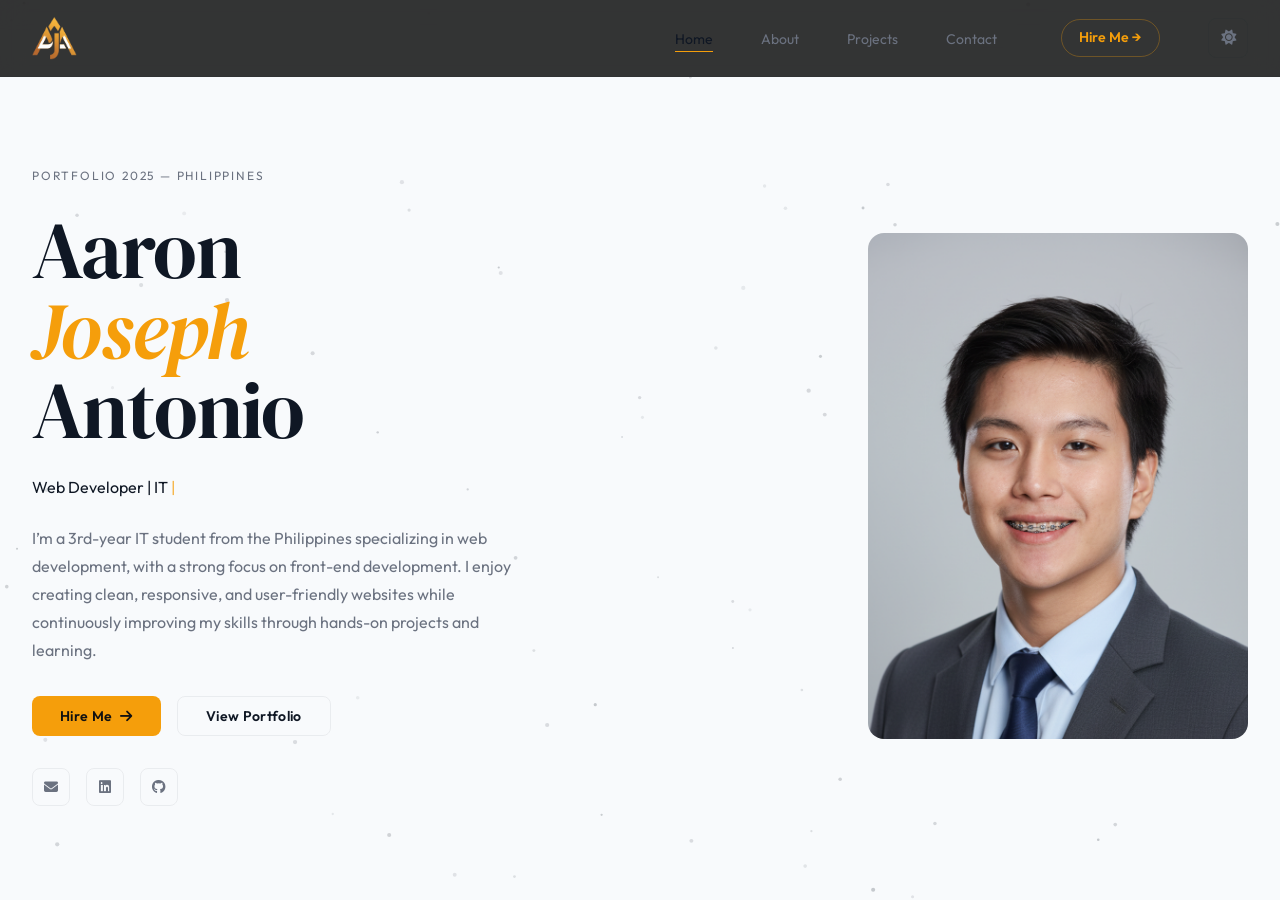
<file: index.html>
<!DOCTYPE html>
<html lang="en">
<head>
    <meta charset="UTF-8">
    <meta name="viewport" content="width=device-width, initial-scale=1.0">
    <meta name="description" content="Aaron Joseph Antonio - Frontend Web Developer & IT Student. Specializing in HTML, CSS, JavaScript, PHP, and MySQL.">
    <meta name="keywords" content="Aaron Joseph Antonio, Web Developer, Frontend Developer, IT Student, HTML, CSS, JavaScript, PHP, MySQL">
    <meta name="author" content="Aaron Joseph Antonio">
    <meta property="og:title" content="Aaron Joseph Antonio - Frontend Developer Portfolio">
    <meta property="og:description" content="3rd year IT student specializing in web development. Check out my projects and skills in frontend and backend technologies.">
    <meta property="og:type" content="website">
    <meta property="og:image" content="img/AJ_OPIC.png">
    <meta property="og:url" content="https://ajantonio27.github.io/">
    <meta name="robots" content="index, follow">
    <meta name="theme-color" content="#111111">
    <title>Aaron Joseph Antonio — Frontend Developer</title>
    <link rel="icon" type="image/png" href="img/favicon.png">
    <link rel="stylesheet" href="style.css">
    <link rel="preconnect" href="https://fonts.googleapis.com">
    <link rel="preconnect" href="https://fonts.gstatic.com" crossorigin>
    <link href="https://fonts.googleapis.com/css2?family=DM+Serif+Display:ital@0;1&family=Outfit:wght@300;400;500;600&display=swap" rel="stylesheet">
    <link rel="stylesheet" href="https://cdnjs.cloudflare.com/ajax/libs/font-awesome/6.4.0/css/all.min.css">
</head>
<body>

    <!-- NAVBAR -->
    <nav class="navbar">
        <div class="nav-container">
            <a href="index.html" class="logo">
                <img src="img/LOGO.png" alt="Aaron Joseph Antonio">
            </a>
            <ul class="nav-menu">
                <li><a href="index.html" class="nav-link active">Home</a></li>
                <li><a href="about.html" class="nav-link">About</a></li>
                <li><a href="projects.html" class="nav-link">Projects</a></li>
                <li><a href="contact.html" class="nav-link">Contact</a></li>
            </ul>
            <a href="contact.html" class="nav-cta">Hire Me →</a>
            <button id="theme-toggle" class="theme-toggle" aria-label="Toggle theme" title="Toggle theme" role="switch" aria-pressed="false">
                <i class="fas fa-moon" aria-hidden="true"></i>
            </button>
            <div class="hamburger" aria-label="Toggle menu" role="button" tabindex="0">
                <span></span>
                <span></span>
                <span></span>
            </div>
        </div>
    </nav>

    <!-- HERO -->
    <section id="home" class="hero">
        <div class="hero-container">

            <!-- Left: text -->
            <div class="hero-content">
                <span class="hero-label">Portfolio 2025 — Philippines</span>
                <h1 class="hero-title">
                    Aaron<br>
                    <em>Joseph</em><br>
                    Antonio
                </h1>
                <div class="hero-role-wrap">
                    <span class="typing-text"></span><span class="cursor">|</span>
                </div>
                <p class="hero-desc">
                    I’m a 3rd-year IT student from the Philippines specializing in web development, with a strong focus on front-end development. I enjoy creating clean, responsive, and user-friendly websites while continuously improving my skills through hands-on projects and learning.
                </p>
                <div class="hero-actions">
                    <a href="contact.html" class="btn btn-primary">Hire Me <i class="fas fa-arrow-right"></i></a>
                    <a href="projects.html" class="btn btn-ghost">View Portfolio</a>
                </div>
                <div class="hero-socials">
                    <a href="mailto:ajantonio2729@gmail.com" class="soc-link" aria-label="Email"><i class="fas fa-envelope"></i></a>
                    <a href="https://www.linkedin.com/in/antonio-aaron-joseph-78a72b350/" target="_blank" rel="noopener" class="soc-link" aria-label="LinkedIn"><i class="fab fa-linkedin"></i></a>
                    <a href="https://github.com/ajantonio27" target="_blank" rel="noopener" class="soc-link" aria-label="GitHub"><i class="fab fa-github"></i></a>
                </div>
            </div>

            <!-- Right: photo + stats -->
            <div class="hero-visual">
                <div class="hero-photo-wrap">
                    <img src="img/AJ_OPIC.png" alt="Aaron Joseph Antonio" class="hero-photo">
                   
                </div>
              

        </div>
    </section>

    <script src="script.js"></script>
</body>
</html>
</file>
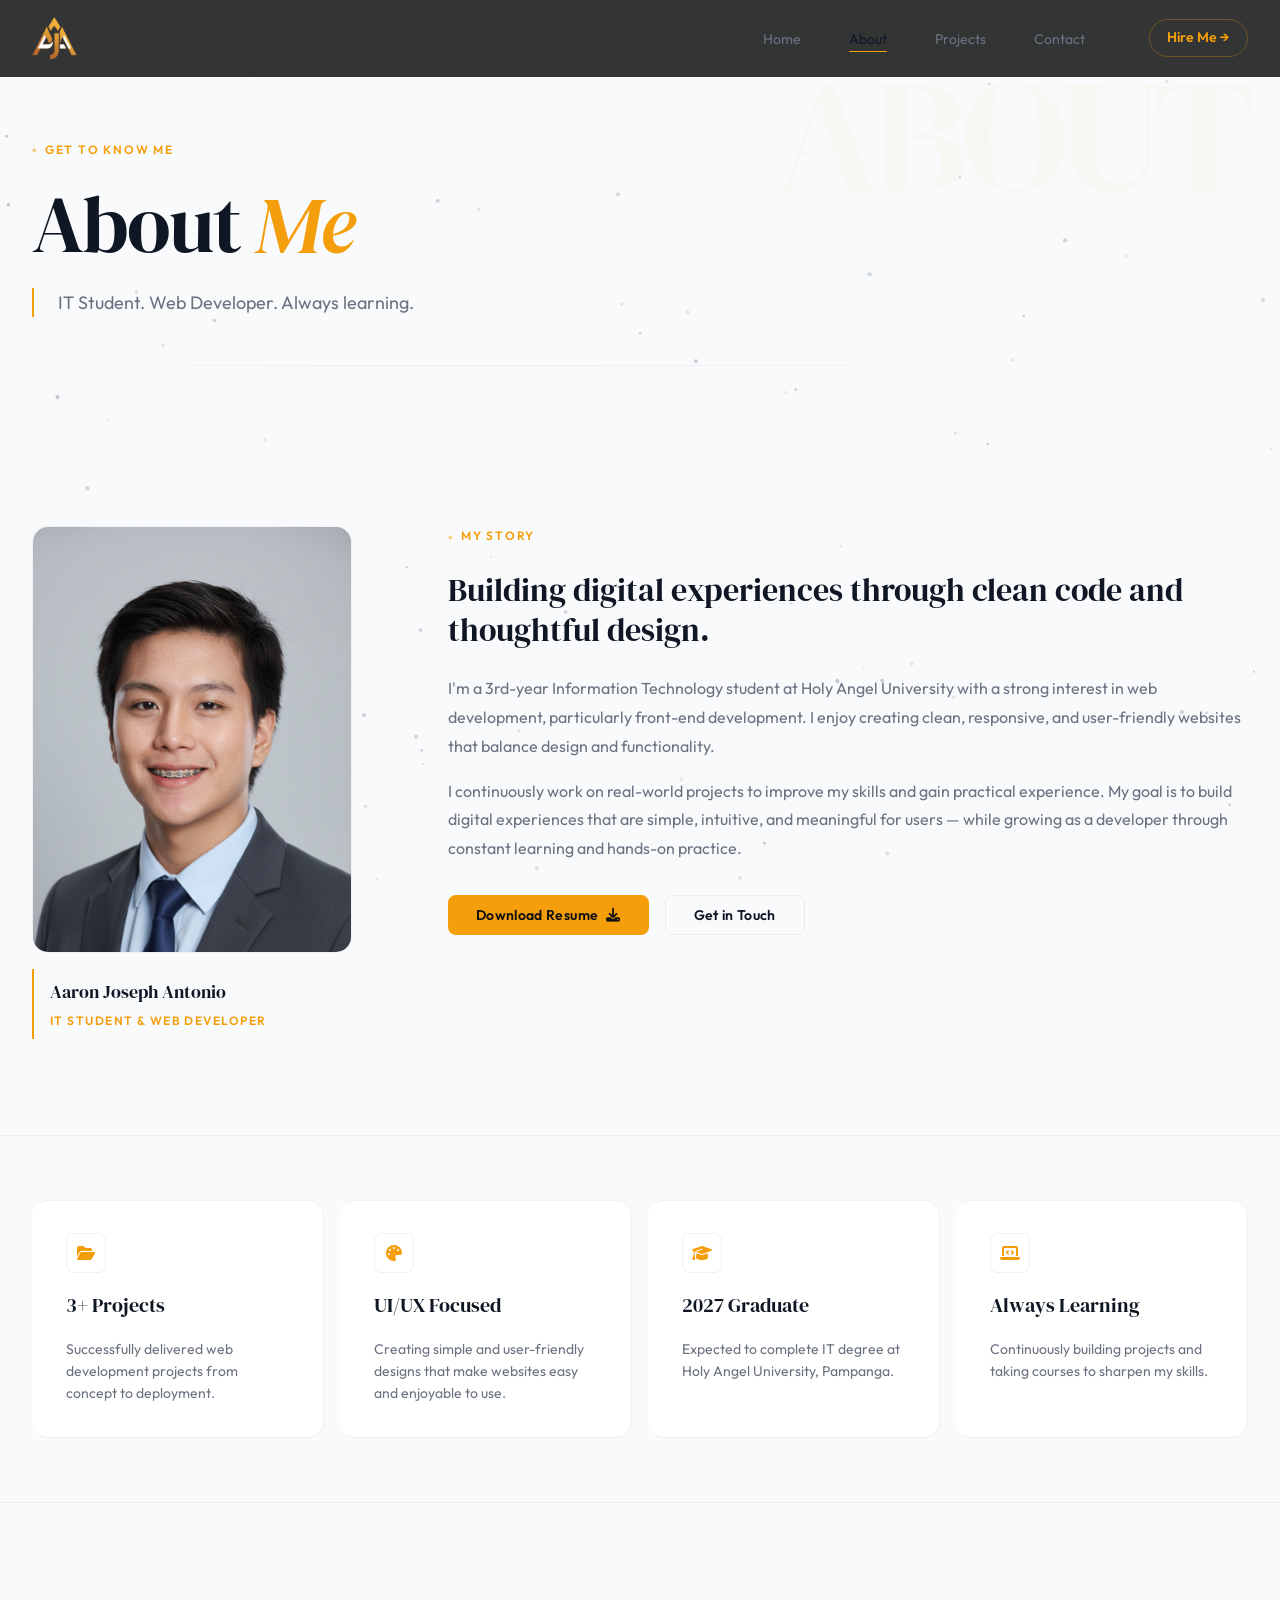
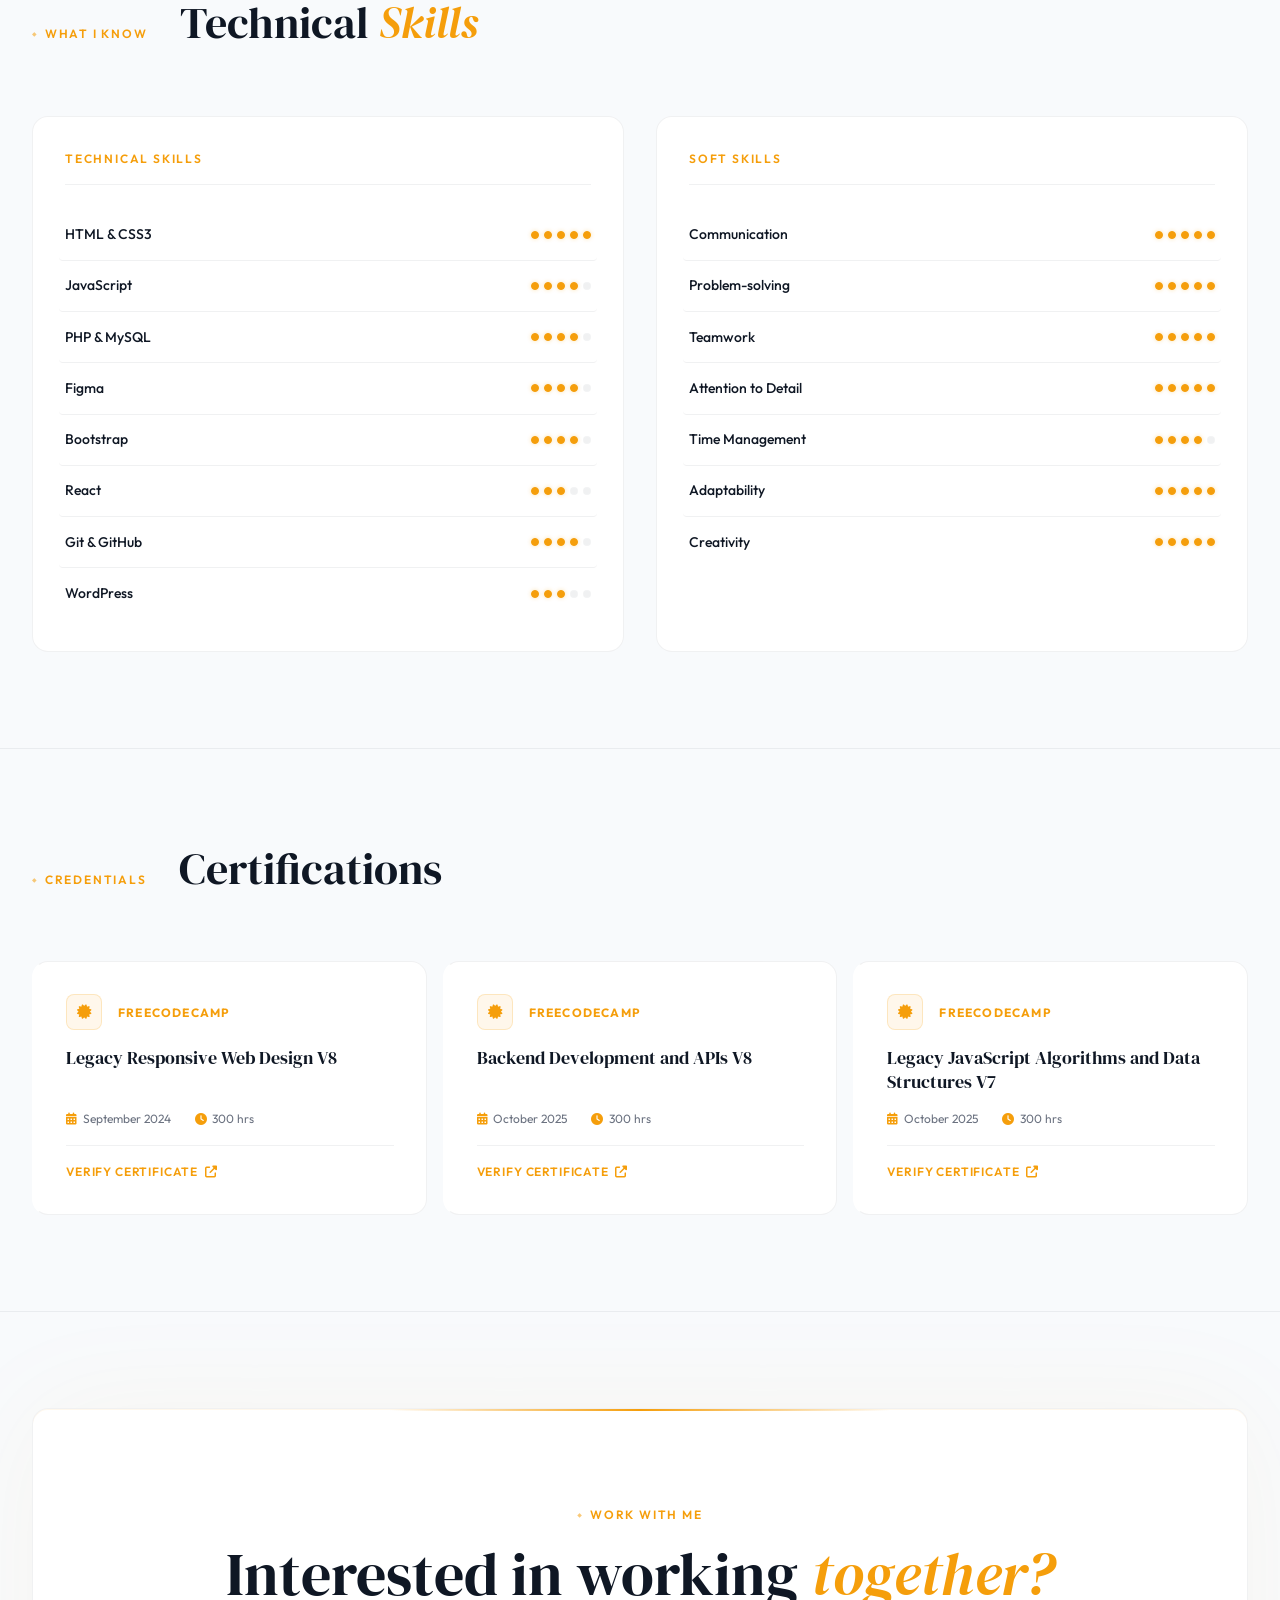
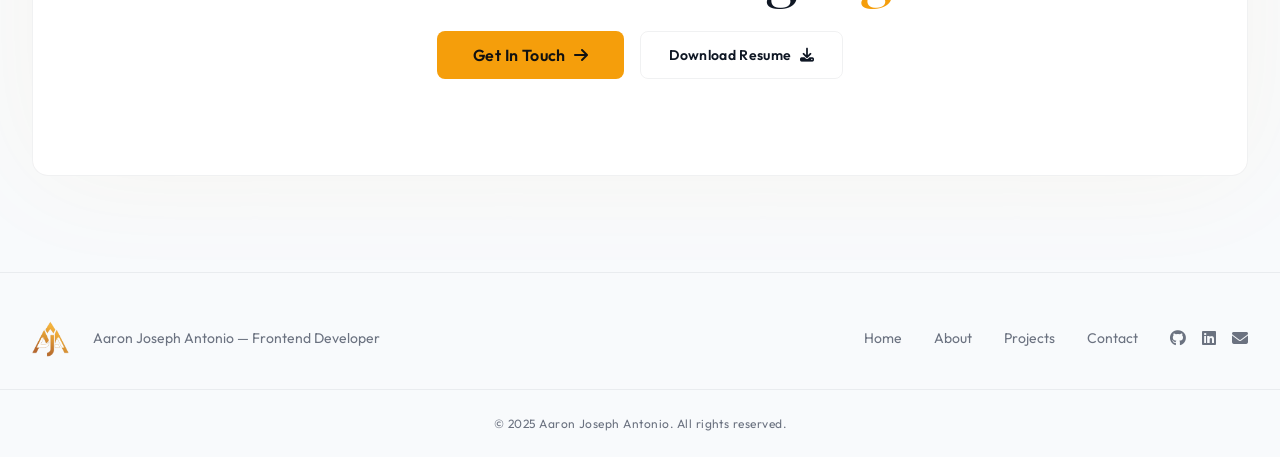
<file: about.html>
<!DOCTYPE html>
<html lang="en">
<head>
    <meta charset="UTF-8">
    <meta name="viewport" content="width=device-width, initial-scale=1.0">
    <meta name="description" content="About Aaron Joseph Antonio - 3rd year IT student from Holy Angel University specializing in web development, UI/UX design, and database management.">
    <meta name="author" content="Aaron Joseph Antonio">
    <meta property="og:title" content="About — Aaron Joseph Antonio">
    <meta property="og:type" content="website">
    <meta property="og:image" content="img/AJ_OPIC.png">
    <title>About — Aaron Joseph Antonio</title>
    <link rel="icon" type="image/png" href="img/favicon.png">
    <link rel="stylesheet" href="style.css">
    <link rel="stylesheet" href="about.css">
    <link rel="preconnect" href="https://fonts.googleapis.com">
    <link rel="preconnect" href="https://fonts.gstatic.com" crossorigin>
    <link href="https://fonts.googleapis.com/css2?family=DM+Serif+Display:ital@0;1&family=Outfit:wght@300;400;500;600&display=swap" rel="stylesheet">
    <link rel="stylesheet" href="https://cdnjs.cloudflare.com/ajax/libs/font-awesome/6.4.0/css/all.min.css">
</head>
<body>

    <!-- NAVBAR -->
    <nav class="navbar">
        <div class="nav-container">
            <a href="index.html" class="logo">
                <img src="img/LOGO.png" alt="Aaron Joseph Antonio">
            </a>
            <ul class="nav-menu">
                <li><a href="index.html" class="nav-link">Home</a></li>
                <li><a href="about.html" class="nav-link active">About</a></li>
                <li><a href="projects.html" class="nav-link">Projects</a></li>
                <li><a href="contact.html" class="nav-link">Contact</a></li>
            </ul>
            <a href="contact.html" class="nav-cta">Hire Me →</a>
            <div class="hamburger" aria-label="Toggle menu" role="button" tabindex="0">
                <span></span><span></span><span></span>
            </div>
        </div>
    </nav>

    <!-- PAGE HERO -->
    <section class="page-hero">
        <div class="section-container">
            <span class="section-tag">Get to Know Me</span>
            <h1 class="page-hero-title">About <em>Me</em></h1>
            <p class="page-hero-desc">IT Student. Web Developer. Always learning.</p>
        </div>
        <div class="page-hero-rule"></div>
    </section>

    <!-- INTRO -->
    <section class="about-intro">
        <div class="section-container">
            <div class="intro-grid">
                <div class="intro-img-col">
                    <div class="intro-img-wrap">
                        <img src="img/AJ_OPIC.png" alt="Aaron Joseph Antonio">
                    </div>
                    <div class="intro-nameplate">
                        <span class="nameplate-name">Aaron Joseph Antonio</span>
                        <span class="nameplate-role">IT Student & Web Developer</span>
                    </div>
                </div>
                <div class="intro-text-col">
                    <span class="section-tag">My Story</span>
                    <h2 class="intro-heading">Building digital experiences through clean code and thoughtful design.</h2>
                    <p>I'm a 3rd-year Information Technology student at Holy Angel University with a strong interest in web development, particularly front-end development. I enjoy creating clean, responsive, and user-friendly websites that balance design and functionality.</p>
                    <p>I continuously work on real-world projects to improve my skills and gain practical experience. My goal is to build digital experiences that are simple, intuitive, and meaningful for users — while growing as a developer through constant learning and hands-on practice.</p>
                    <div class="intro-actions">
                        <a href="img/Aaron-Joseph-Antonio-Resume.pdf" class="btn btn-primary" download>Download Resume <i class="fas fa-download"></i></a>
                        <a href="contact.html" class="btn btn-ghost">Get in Touch</a>
                    </div>
                </div>
            </div>
        </div>
    </section>

    <!-- HIGHLIGHT CARDS -->
    <section class="about-highlights">
        <div class="section-container">
            <div class="highlights-grid">
                <div class="highlight-card">
                    <div class="highlight-icon"><i class="fas fa-folder-open"></i></div>
                    <h3>3+ Projects</h3>
                    <p>Successfully delivered web development projects from concept to deployment.</p>
                </div>
                <div class="highlight-card">
                    <div class="highlight-icon"><i class="fas fa-palette"></i></div>
                    <h3>UI/UX Focused</h3>
                    <p>Creating simple and user-friendly designs that make websites easy and enjoyable to use.</p>
                </div>
                <div class="highlight-card">
                    <div class="highlight-icon"><i class="fas fa-graduation-cap"></i></div>
                    <h3>2027 Graduate</h3>
                    <p>Expected to complete IT degree at Holy Angel University, Pampanga.</p>
                </div>
                <div class="highlight-card">
                    <div class="highlight-icon"><i class="fas fa-laptop-code"></i></div>
                    <h3>Always Learning</h3>
                    <p>Continuously building projects and taking courses to sharpen my skills.</p>
                </div>
            </div>
        </div>
    </section>

    <!-- SKILLS -->
    <section class="about-skills">
        <div class="section-container">
            <div class="section-header" style="margin-bottom: var(--sp-6);">
                <span class="section-tag">What I Know</span>
                <h2 class="section-title">Technical <em>Skills</em></h2>
            </div>
            <div class="skills-cols">
                <div class="skill-col">
                    <h3 class="skill-col-label">Technical Skills</h3>
                    <div class="skill-list">
                        <div class="skill-row"><span class="skill-row-name">HTML &amp; CSS3</span><div class="skill-dots"><span class="dot filled"></span><span class="dot filled"></span><span class="dot filled"></span><span class="dot filled"></span><span class="dot filled"></span></div></div>
                        <div class="skill-row"><span class="skill-row-name">JavaScript</span><div class="skill-dots"><span class="dot filled"></span><span class="dot filled"></span><span class="dot filled"></span><span class="dot filled"></span><span class="dot"></span></div></div>
                        <div class="skill-row"><span class="skill-row-name">PHP &amp; MySQL</span><div class="skill-dots"><span class="dot filled"></span><span class="dot filled"></span><span class="dot filled"></span><span class="dot filled"></span><span class="dot"></span></div></div>
                        <div class="skill-row"><span class="skill-row-name">Figma</span><div class="skill-dots"><span class="dot filled"></span><span class="dot filled"></span><span class="dot filled"></span><span class="dot filled"></span><span class="dot"></span></div></div>
                        <div class="skill-row"><span class="skill-row-name">Bootstrap</span><div class="skill-dots"><span class="dot filled"></span><span class="dot filled"></span><span class="dot filled"></span><span class="dot filled"></span><span class="dot"></span></div></div>
                        <div class="skill-row"><span class="skill-row-name">React</span><div class="skill-dots"><span class="dot filled"></span><span class="dot filled"></span><span class="dot filled"></span><span class="dot"></span><span class="dot"></span></div></div>
                        <div class="skill-row"><span class="skill-row-name">Git &amp; GitHub</span><div class="skill-dots"><span class="dot filled"></span><span class="dot filled"></span><span class="dot filled"></span><span class="dot filled"></span><span class="dot"></span></div></div>
                        <div class="skill-row"><span class="skill-row-name">WordPress</span><div class="skill-dots"><span class="dot filled"></span><span class="dot filled"></span><span class="dot filled"></span><span class="dot"></span><span class="dot"></span></div></div>
                    </div>
                </div>
                <div class="skill-col">
                    <h3 class="skill-col-label">Soft Skills</h3>
                    <div class="skill-list">
                        <div class="skill-row"><span class="skill-row-name">Communication</span><div class="skill-dots"><span class="dot filled"></span><span class="dot filled"></span><span class="dot filled"></span><span class="dot filled"></span><span class="dot filled"></span></div></div>
                        <div class="skill-row"><span class="skill-row-name">Problem-solving</span><div class="skill-dots"><span class="dot filled"></span><span class="dot filled"></span><span class="dot filled"></span><span class="dot filled"></span><span class="dot filled"></span></div></div>
                        <div class="skill-row"><span class="skill-row-name">Teamwork</span><div class="skill-dots"><span class="dot filled"></span><span class="dot filled"></span><span class="dot filled"></span><span class="dot filled"></span><span class="dot filled"></span></div></div>
                        <div class="skill-row"><span class="skill-row-name">Attention to Detail</span><div class="skill-dots"><span class="dot filled"></span><span class="dot filled"></span><span class="dot filled"></span><span class="dot filled"></span><span class="dot filled"></span></div></div>
                        <div class="skill-row"><span class="skill-row-name">Time Management</span><div class="skill-dots"><span class="dot filled"></span><span class="dot filled"></span><span class="dot filled"></span><span class="dot filled"></span><span class="dot"></span></div></div>
                        <div class="skill-row"><span class="skill-row-name">Adaptability</span><div class="skill-dots"><span class="dot filled"></span><span class="dot filled"></span><span class="dot filled"></span><span class="dot filled"></span><span class="dot filled"></span></div></div>
                        <div class="skill-row"><span class="skill-row-name">Creativity</span><div class="skill-dots"><span class="dot filled"></span><span class="dot filled"></span><span class="dot filled"></span><span class="dot filled"></span><span class="dot filled"></span></div></div>
                    </div>
                </div>
            </div>
        </div>
    </section>

    <!-- CERTIFICATIONS -->
    <section class="about-certs">
        <div class="section-container">
            <div class="section-header" style="margin-bottom: var(--sp-6);">
                <span class="section-tag">Credentials</span>
                <h2 class="section-title">Certifications</h2>
            </div>
            <div class="certs-grid">
                <div class="cert-card">
                    <div class="cert-header">
                        <div class="cert-icon"><i class="fas fa-certificate"></i></div>
                        <span class="cert-issuer">freeCodeCamp</span>
                    </div>
                    <h3>Legacy Responsive Web Design V8</h3>
                    <div class="cert-meta">
                        <span><i class="fas fa-calendar-alt"></i> September 2024</span>
                        <span><i class="fas fa-clock"></i> 300 hrs</span>
                    </div>
                    <a href="https://freecodecamp.org/certification/aaronantonio27/responsive-web-design" target="_blank" rel="noopener" class="cert-link">Verify Certificate <i class="fas fa-external-link-alt"></i></a>
                </div>
                <div class="cert-card">
                    <div class="cert-header">
                        <div class="cert-icon"><i class="fas fa-certificate"></i></div>
                        <span class="cert-issuer">freeCodeCamp</span>
                    </div>
                    <h3>Backend Development and APIs V8</h3>
                    <div class="cert-meta">
                        <span><i class="fas fa-calendar-alt"></i> October 2025</span>
                        <span><i class="fas fa-clock"></i> 300 hrs</span>
                    </div>
                    <a href="https://freecodecamp.org/certification/aaronantonio27/back-end-development-and-apis" target="_blank" rel="noopener" class="cert-link">Verify Certificate <i class="fas fa-external-link-alt"></i></a>
                </div>
                <div class="cert-card">
                    <div class="cert-header">
                        <div class="cert-icon"><i class="fas fa-certificate"></i></div>
                        <span class="cert-issuer">freeCodeCamp</span>
                    </div>
                    <h3>Legacy JavaScript Algorithms and Data Structures V7</h3>
                    <div class="cert-meta">
                        <span><i class="fas fa-calendar-alt"></i> October 2025</span>
                        <span><i class="fas fa-clock"></i> 300 hrs</span>
                    </div>
                    <a href="https://freecodecamp.org/certification/aaronantonio27/javascript-algorithms-and-data-structures" target="_blank" rel="noopener" class="cert-link">Verify Certificate <i class="fas fa-external-link-alt"></i></a>
                </div>
            </div>
        </div>
    </section>

    <!-- CTA -->
    <section class="cta-section">
        <div class="section-container">
            <div class="cta-box">
                <span class="section-tag">Work With Me</span>
                <h2 class="cta-title">Interested in working <em>together?</em></h2>
                <div class="cta-actions">
                    <a href="contact.html" class="btn btn-primary btn-lg">Get In Touch <i class="fas fa-arrow-right"></i></a>
                    <a href="img/Aaron-Joseph-Antonio-Resume.pdf" class="btn btn-ghost" download>Download Resume <i class="fas fa-download"></i></a>
                </div>
            </div>
        </div>
    </section>

    <!-- FOOTER -->
    <footer class="footer">
        <div class="footer-container">
            <div class="footer-left">
                <a href="index.html" class="logo"><img src="img/LOGO.png" alt="AJA" style="height:36px;width:auto;"></a>
                <p>Aaron Joseph Antonio — Frontend Developer</p>
            </div>
            <nav class="footer-nav">
                <a href="index.html">Home</a>
                <a href="about.html">About</a>
                <a href="projects.html">Projects</a>
                <a href="contact.html">Contact</a>
            </nav>
            <div class="footer-right">
                <a href="https://github.com/ajantonio27" target="_blank" rel="noopener" aria-label="GitHub"><i class="fab fa-github"></i></a>
                <a href="https://www.linkedin.com/in/antonio-aaron-joseph-78a72b350/" target="_blank" rel="noopener" aria-label="LinkedIn"><i class="fab fa-linkedin"></i></a>
                <a href="mailto:ajantonio2729@gmail.com" aria-label="Email"><i class="fas fa-envelope"></i></a>
            </div>
        </div>
        <div class="footer-bottom">
            <p>© 2025 Aaron Joseph Antonio. All rights reserved.</p>
        </div>
    </footer>

    <script src="script.js"></script>
    <script src="about.js"></script>
</body>
</html>
</file>
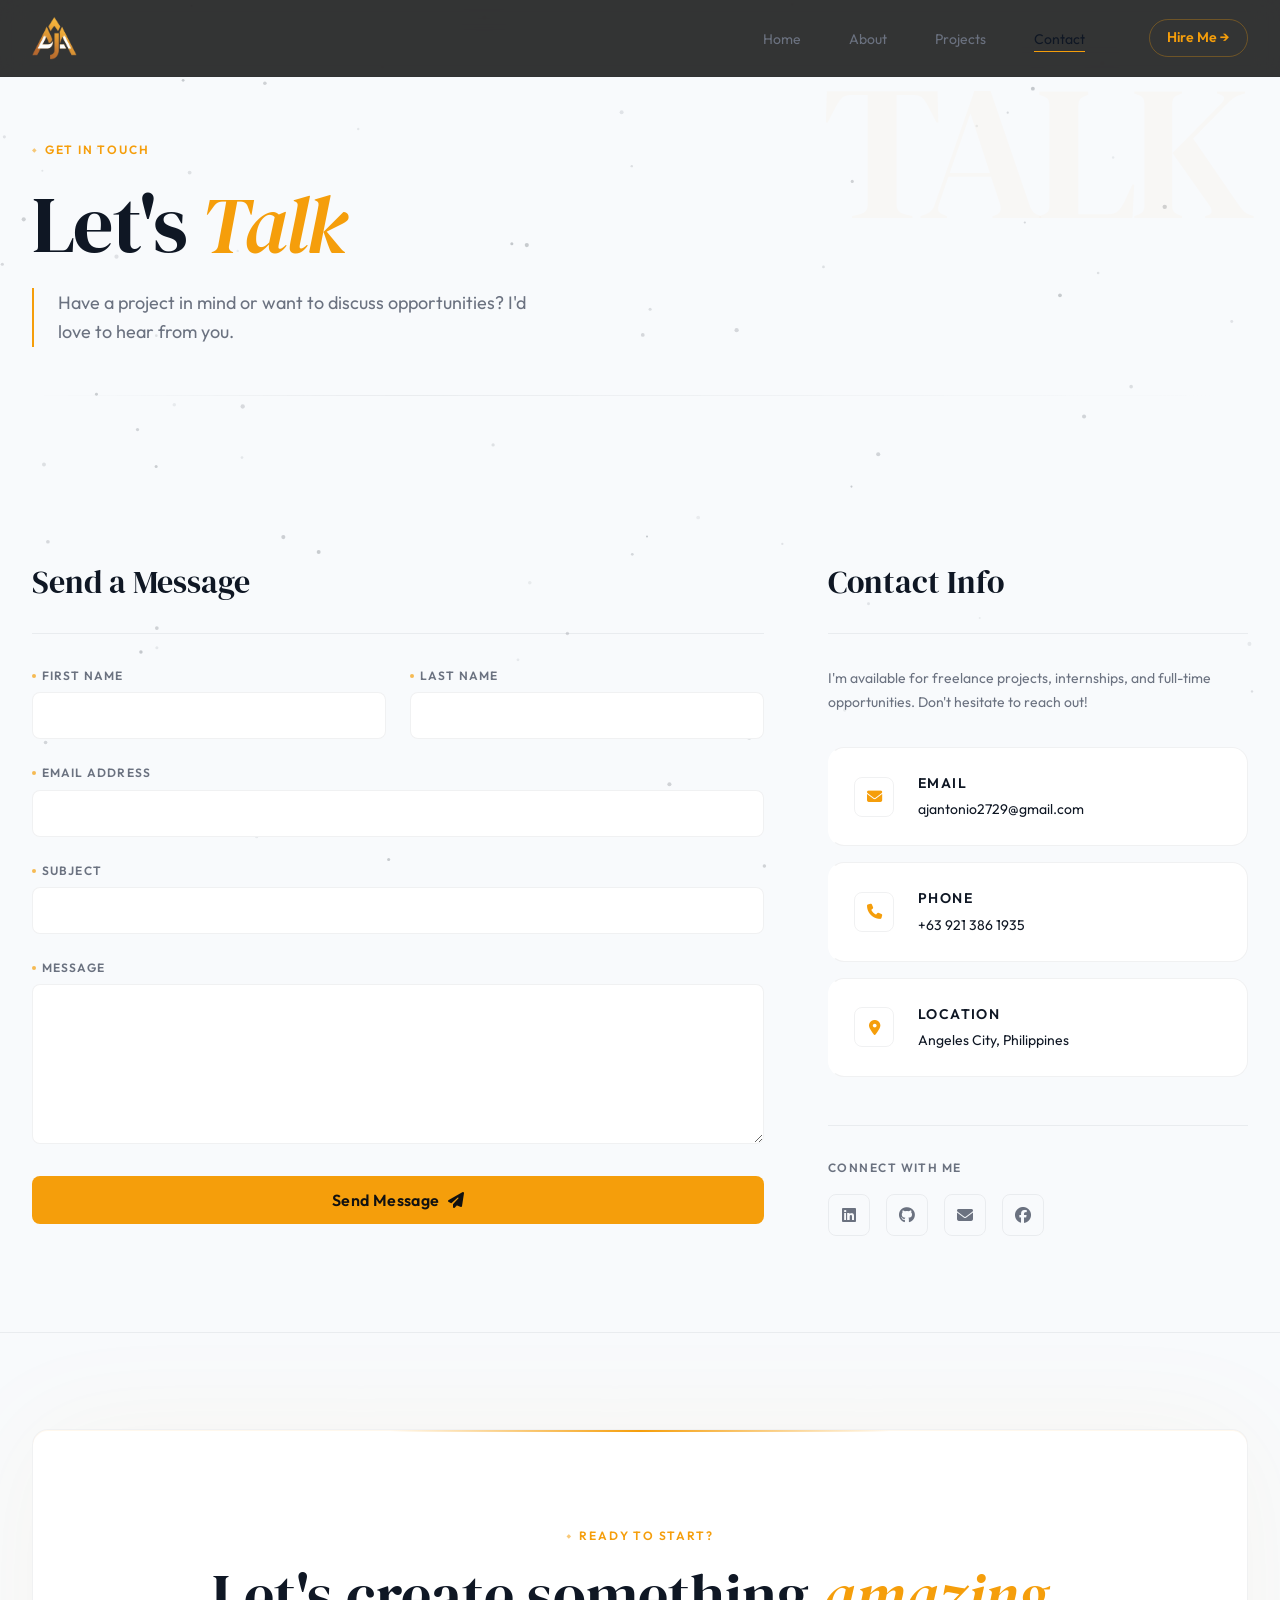
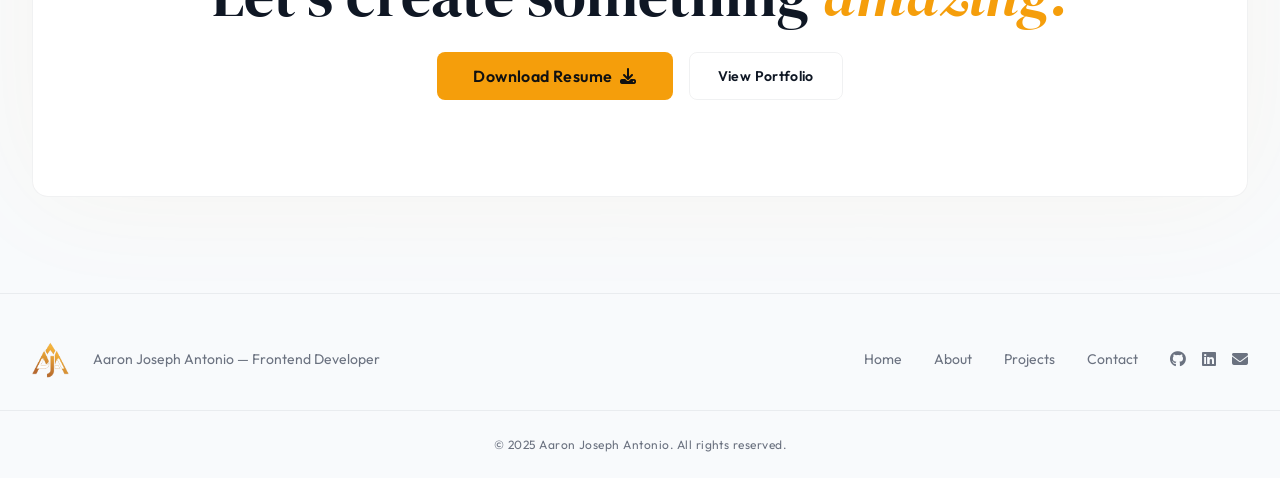
<file: contact.html>
<!DOCTYPE html>
<html lang="en">
<head>
    <meta charset="UTF-8">
    <meta name="viewport" content="width=device-width, initial-scale=1.0">
    <meta name="description" content="Contact Aaron Joseph Antonio - Get in touch for web development projects, internship opportunities, or collaboration. Based in Angeles City, Philippines.">
    <meta name="author" content="Aaron Joseph Antonio">
    <meta property="og:title" content="Contact — Aaron Joseph Antonio">
    <meta property="og:type" content="website">
    <meta property="og:image" content="img/AJ_OPIC.png">
    <title>Contact — Aaron Joseph Antonio</title>
    <link rel="icon" type="image/png" href="img/favicon.png">
    <link rel="stylesheet" href="style.css">
    <link rel="stylesheet" href="contact.css">
    <link rel="preconnect" href="https://fonts.googleapis.com">
    <link rel="preconnect" href="https://fonts.gstatic.com" crossorigin>
    <link href="https://fonts.googleapis.com/css2?family=DM+Serif+Display:ital@0;1&family=Outfit:wght@300;400;500;600&display=swap" rel="stylesheet">
    <link rel="stylesheet" href="https://cdnjs.cloudflare.com/ajax/libs/font-awesome/6.4.0/css/all.min.css">
</head>
<body>

    <!-- NAVBAR -->
    <nav class="navbar">
        <div class="nav-container">
            <a href="index.html" class="logo">
                <img src="img/LOGO.png" alt="Aaron Joseph Antonio">
            </a>
            <ul class="nav-menu">
                <li><a href="index.html" class="nav-link">Home</a></li>
                <li><a href="about.html" class="nav-link">About</a></li>
                <li><a href="projects.html" class="nav-link">Projects</a></li>
                <li><a href="contact.html" class="nav-link active">Contact</a></li>
            </ul>
            <a href="contact.html" class="nav-cta">Hire Me →</a>
            <div class="hamburger" aria-label="Toggle menu" role="button" tabindex="0">
                <span></span><span></span><span></span>
            </div>
        </div>
    </nav>

    <!-- PAGE HERO -->
    <section class="page-hero">
        <div class="section-container">
            <span class="section-tag">Get in Touch</span>
            <h1 class="page-hero-title">Let's <em>Talk</em></h1>
            <p class="page-hero-desc">Have a project in mind or want to discuss opportunities? I'd love to hear from you.</p>
        </div>
        <div class="page-hero-rule"></div>
    </section>

    <!-- CONTACT GRID -->
    <section class="contact-section">
        <div class="section-container">
            <div class="contact-layout">

                <!-- Form -->
                <div class="contact-form-col">
                    <h2 class="contact-col-title">Send a Message</h2>
                    <form action="https://formsubmit.co/ajantonio2729@gmail.com" method="POST" class="contact-form">
                        <input type="hidden" name="_subject" value="New Portfolio Contact Form Submission">
                        <input type="hidden" name="_captcha" value="false">
                        <input type="hidden" name="_template" value="table">
                        <input type="text" name="_honey" style="display:none">

                        <div class="form-row">
                            <div class="form-group">
                                <label for="firstName">First Name</label>
                                <input type="text" id="firstName" name="First_Name" placeholder="Aaron Joseph" required>
                            </div>
                            <div class="form-group">
                                <label for="lastName">Last Name</label>
                                <input type="text" id="lastName" name="Last_Name" placeholder="Antonio" required>
                            </div>
                        </div>

                        <div class="form-group">
                            <label for="email">Email Address</label>
                            <input type="email" id="email" name="Email" placeholder="your.email@example.com" required>
                        </div>

                        <div class="form-group">
                            <label for="subject">Subject</label>
                            <input type="text" id="subject" name="Subject" placeholder="Project Inquiry" required>
                        </div>

                        <div class="form-group">
                            <label for="message">Message</label>
                            <textarea id="message" name="Message" rows="6" placeholder="Tell me about your project or inquiry..." required></textarea>
                        </div>

                        <button type="submit" class="btn btn-primary btn-submit">
                            Send Message <i class="fas fa-paper-plane"></i>
                        </button>
                    </form>
                </div>

                <!-- Info -->
                <div class="contact-info-col">
                    <h2 class="contact-col-title">Contact Info</h2>
                    <p class="contact-info-desc">I'm available for freelance projects, internships, and full-time opportunities. Don't hesitate to reach out!</p>

                    <div class="info-cards">
                        <div class="info-card">
                            <div class="info-icon"><i class="fas fa-envelope"></i></div>
                            <div class="info-text">
                                <span class="info-label">Email</span>
                                <a href="mailto:ajantonio2729@gmail.com">ajantonio2729@gmail.com</a>
                            </div>
                        </div>
                        <div class="info-card">
                            <div class="info-icon"><i class="fas fa-phone"></i></div>
                            <div class="info-text">
                                <span class="info-label">Phone</span>
                                <a href="tel:+639213861935">+63 921 386 1935</a>
                            </div>
                        </div>
                        <div class="info-card">
                            <div class="info-icon"><i class="fas fa-map-marker-alt"></i></div>
                            <div class="info-text">
                                <span class="info-label">Location</span>
                                <span>Angeles City, Philippines</span>
                            </div>
                        </div>
                    </div>

                    <div class="contact-socials">
                        <h3 class="socials-label">Connect With Me</h3>
                        <div class="socials-row">
                            <a href="https://www.linkedin.com/in/antonio-aaron-joseph-78a72b350/" target="_blank" rel="noopener" class="soc-btn" aria-label="LinkedIn"><i class="fab fa-linkedin"></i></a>
                            <a href="https://github.com/ajantonio27" target="_blank" rel="noopener" class="soc-btn" aria-label="GitHub"><i class="fab fa-github"></i></a>
                            <a href="mailto:ajantonio2729@gmail.com" class="soc-btn" aria-label="Email"><i class="fas fa-envelope"></i></a>
                            <a href="https://facebook.com" target="_blank" rel="noopener" class="soc-btn" aria-label="Facebook"><i class="fab fa-facebook"></i></a>
                        </div>
                    </div>
                </div>

            </div>
        </div>
    </section>

    <!-- BOTTOM CTA -->
    <section class="cta-section">
        <div class="section-container">
            <div class="cta-box">
                <span class="section-tag">Ready to Start?</span>
                <h2 class="cta-title">Let's create something <em>amazing.</em></h2>
                <div class="cta-actions">
                    <a href="img/Aaron-Joseph-Antonio-Resume.pdf" class="btn btn-primary btn-lg" download>Download Resume <i class="fas fa-download"></i></a>
                    <a href="projects.html" class="btn btn-ghost">View Portfolio</a>
                </div>
            </div>
        </div>
    </section>

    <!-- FOOTER -->
    <footer class="footer">
        <div class="footer-container">
            <div class="footer-left">
                <a href="index.html" class="logo"><img src="img/LOGO.png" alt="AJA" style="height:36px;width:auto;"></a>
                <p>Aaron Joseph Antonio — Frontend Developer</p>
            </div>
            <nav class="footer-nav">
                <a href="index.html">Home</a>
                <a href="about.html">About</a>
                <a href="projects.html">Projects</a>
                <a href="contact.html">Contact</a>
            </nav>
            <div class="footer-right">
                <a href="https://github.com/ajantonio27" target="_blank" rel="noopener" aria-label="GitHub"><i class="fab fa-github"></i></a>
                <a href="https://www.linkedin.com/in/antonio-aaron-joseph-78a72b350/" target="_blank" rel="noopener" aria-label="LinkedIn"><i class="fab fa-linkedin"></i></a>
                <a href="mailto:ajantonio2729@gmail.com" aria-label="Email"><i class="fas fa-envelope"></i></a>
            </div>
        </div>
        <div class="footer-bottom">
            <p>© 2025 Aaron Joseph Antonio. All rights reserved.</p>
        </div>
    </footer>

    <script src="script.js"></script>
    <script src="contact.js"></script>
</body>
</html>
</file>
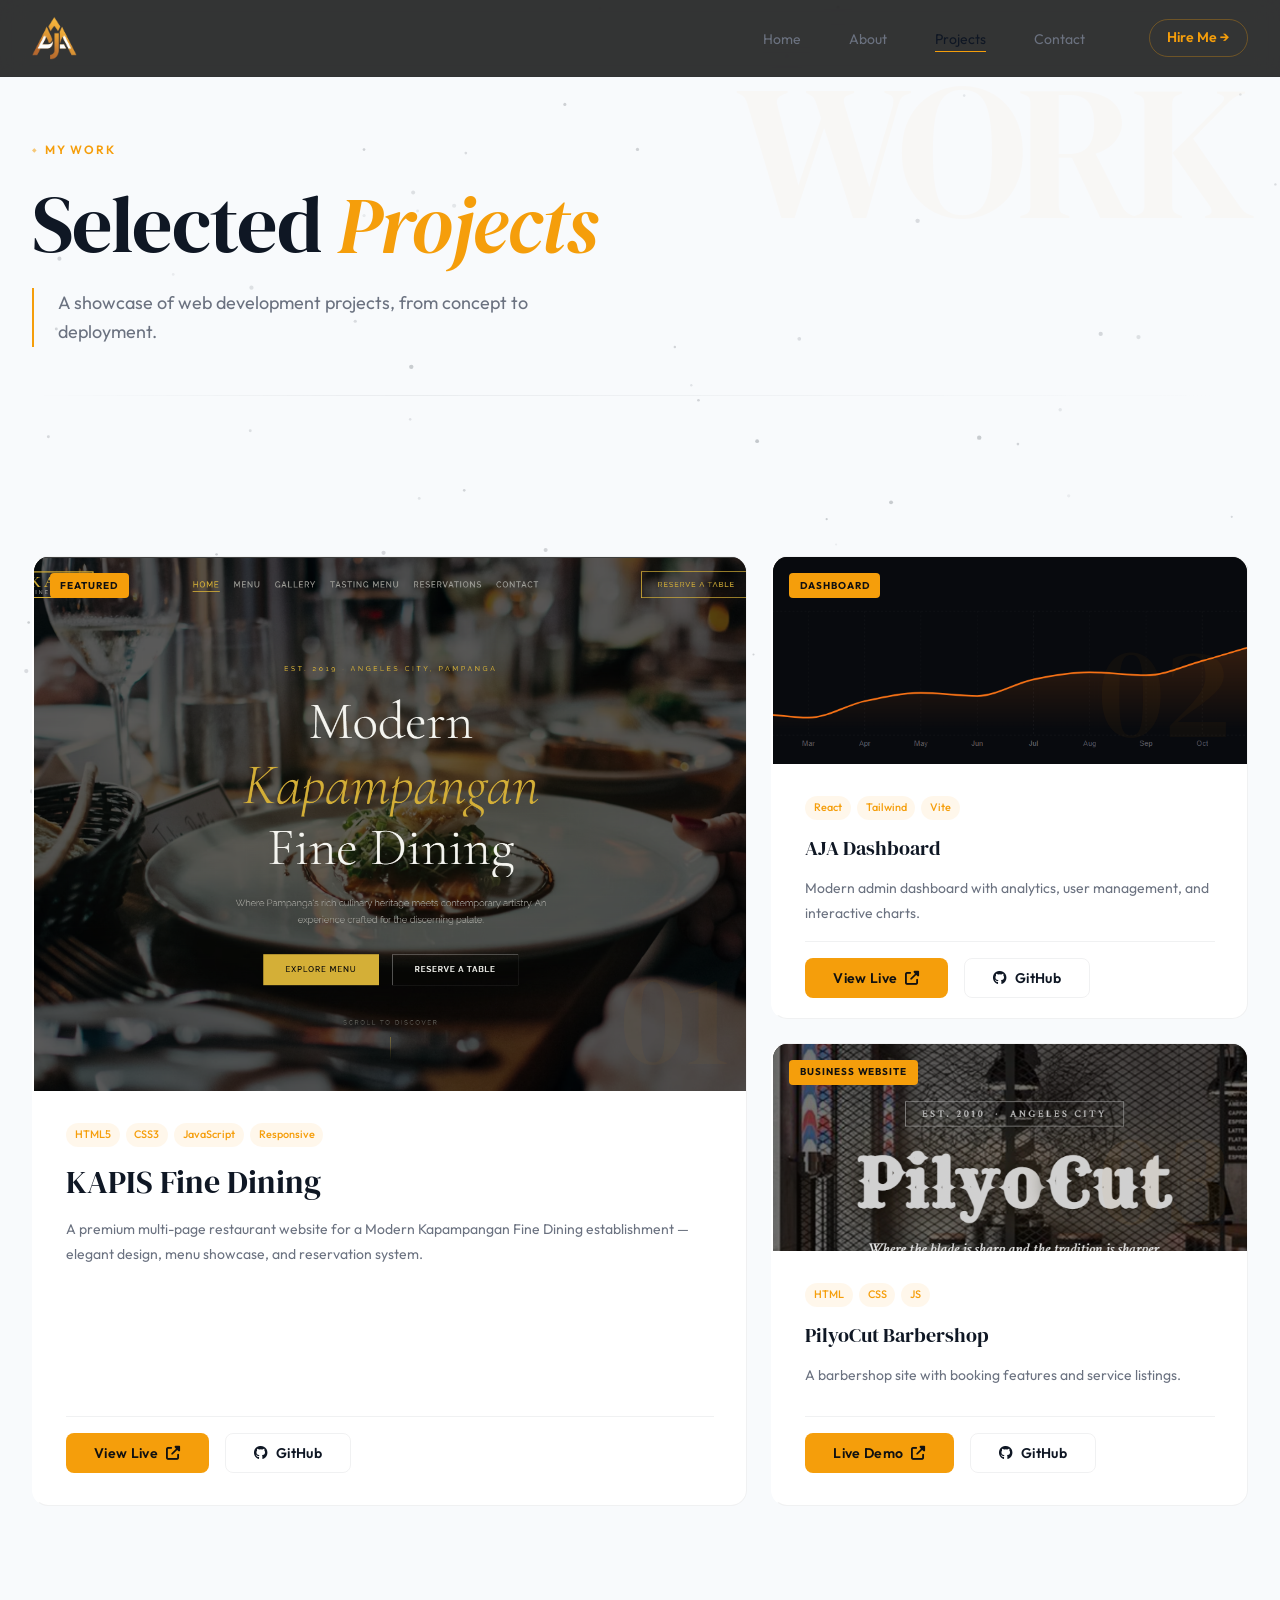
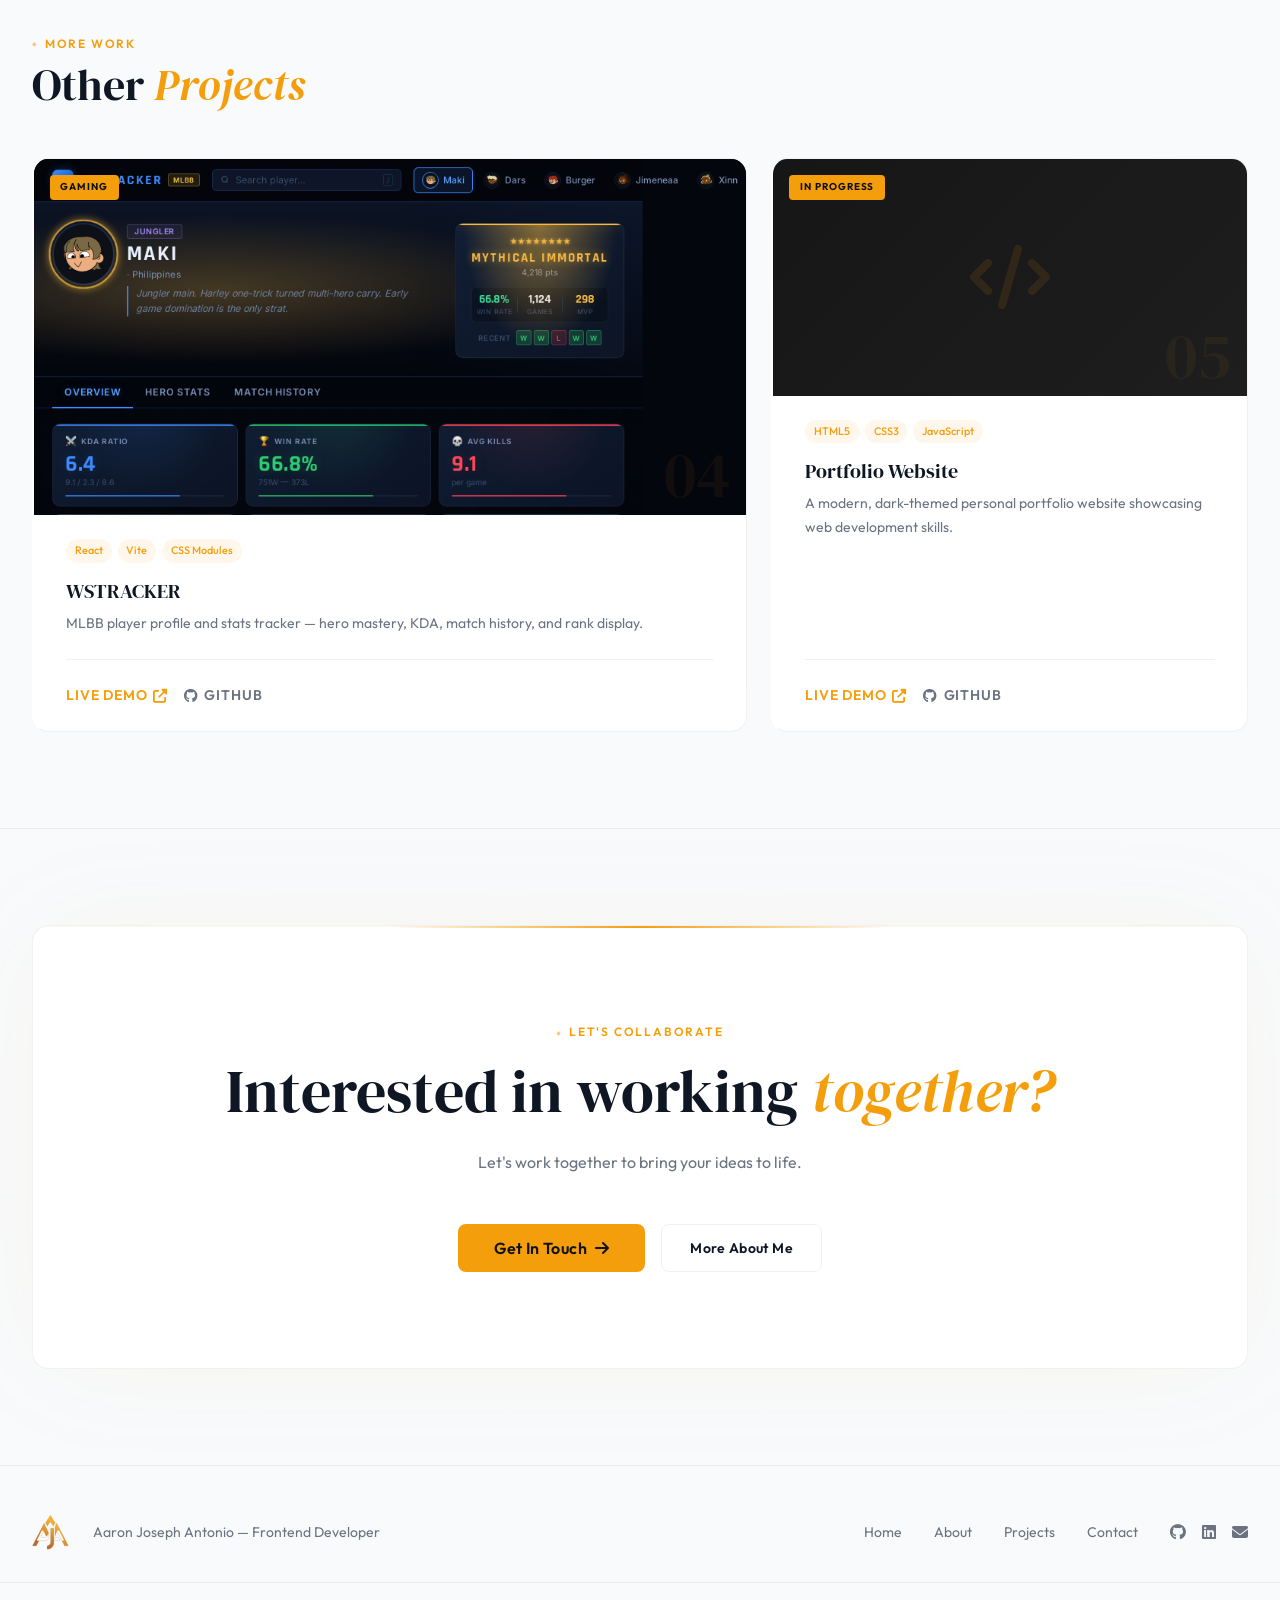
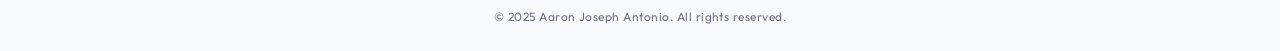
<file: projects.html>
<!DOCTYPE html>
<html lang="en">
<head>
    <meta charset="UTF-8">
    <meta name="viewport" content="width=device-width, initial-scale=1.0">
    <meta name="description" content="Web Development Projects by Aaron Joseph Antonio - View my portfolio including KAPIS Fine Dining, AJA Dashboard, PilyoCut Barbershop, and more.">
    <meta name="author" content="Aaron Joseph Antonio">
    <meta property="og:title" content="Projects — Aaron Joseph Antonio">
    <meta property="og:type" content="website">
    <meta property="og:image" content="img/AJ_OPIC.png">
    <title>Projects — Aaron Joseph Antonio</title>
    <link rel="icon" type="image/png" href="img/favicon.png">
    <link rel="stylesheet" href="style.css">
    <link rel="stylesheet" href="projects.css">
    <link rel="preconnect" href="https://fonts.googleapis.com">
    <link rel="preconnect" href="https://fonts.gstatic.com" crossorigin>
    <link href="https://fonts.googleapis.com/css2?family=DM+Serif+Display:ital@0;1&family=Outfit:wght@300;400;500;600&display=swap" rel="stylesheet">
    <link rel="stylesheet" href="https://cdnjs.cloudflare.com/ajax/libs/font-awesome/6.4.0/css/all.min.css">
</head>
<body>

    <!-- NAVBAR -->
    <nav class="navbar">
        <div class="nav-container">
            <a href="index.html" class="logo">
                <img src="img/LOGO.png" alt="Aaron Joseph Antonio">
            </a>
            <ul class="nav-menu">
                <li><a href="index.html" class="nav-link">Home</a></li>
                <li><a href="about.html" class="nav-link">About</a></li>
                <li><a href="projects.html" class="nav-link active">Projects</a></li>
                <li><a href="contact.html" class="nav-link">Contact</a></li>
            </ul>
            <a href="contact.html" class="nav-cta">Hire Me →</a>
            <div class="hamburger" aria-label="Toggle menu" role="button" tabindex="0">
                <span></span><span></span><span></span>
            </div>
        </div>
    </nav>

    <!-- PAGE HERO -->
    <section class="page-hero">
        <div class="section-container">
            <span class="section-tag">My Work</span>
            <h1 class="page-hero-title">Selected <em>Projects</em></h1>
            <p class="page-hero-desc">A showcase of web development projects, from concept to deployment.</p>
        </div>
        <div class="page-hero-rule"></div>
    </section>

    <!-- FEATURED PROJECTS -->
    <section class="proj-featured">
        <div class="section-container">
            <div class="mag-grid">
                <!-- Left: big magazine card -->
                <article class="proj-card proj-card--big">
                    <div class="proj-img-wrap proj-img-wrap--dark">
                        <img src="img/kapis-screenshot.png" alt="KAPIS Fine Dining Website" class="proj-img" loading="lazy">
                        <div class="proj-num">01</div>
                        <div class="proj-badge">Featured</div>
                    </div>
                    <div class="proj-body">
                        <div class="proj-tags"><span>HTML5</span><span>CSS3</span><span>JavaScript</span><span>Responsive</span></div>
                        <h2 class="proj-title">KAPIS Fine Dining</h2>
                        <p class="proj-desc">A premium multi-page restaurant website for a Modern Kapampangan Fine Dining establishment — elegant design, menu showcase, and reservation system.</p>
                        <div class="proj-links">
                            <a href="https://ajantonio27.github.io/Kapis/" target="_blank" rel="noopener" class="btn btn-primary">View Live <i class="fas fa-external-link-alt"></i></a>
                            <a href="https://github.com/ajantonio27/Kapis.git" target="_blank" rel="noopener" class="btn btn-ghost"><i class="fab fa-github"></i> GitHub</a>
                        </div>
                    </div>
                </article>

                <!-- Right column: two stacked small cards -->
                <div class="mag-col-small">
                    <article class="proj-card proj-card--small">
                        <div class="proj-img-wrap">
                            <img src="img/aja-screenshot.png" alt="AJA Dashboard" class="proj-img" loading="lazy">
                            <div class="proj-num">02</div>
                            <div class="proj-badge">Dashboard</div>
                        </div>
                        <div class="proj-body">
                            <div class="proj-tags"><span>React</span><span>Tailwind</span><span>Vite</span></div>
                            <h3 class="proj-title">AJA Dashboard</h3>
                            <p class="proj-desc">Modern admin dashboard with analytics, user management, and interactive charts.</p>
                            <div class="proj-links">
                                <a href="https://aja-dashboard-vercel-hd8nmbdqk-aaron-joseph-antonios-projects.vercel.app" target="_blank" rel="noopener" class="btn btn-primary">View Live <i class="fas fa-external-link-alt"></i></a>
                                <a href="https://github.com/ajantonio27/aja-dashboard" target="_blank" rel="noopener" class="btn btn-ghost"><i class="fab fa-github"></i> GitHub</a>
                            </div>
                        </div>
                    </article>

                    <article class="proj-card proj-card--small">
                        <div class="proj-img-wrap">
                            <img src="img/pilyocut-screenshot.jpg" alt="PilyoCut Barbershop" class="proj-img" loading="lazy">
                            <div class="proj-num">03</div>
                            <div class="proj-badge">Business Website</div>
                        </div>
                        <div class="proj-body">
                            <div class="proj-tags"><span>HTML</span><span>CSS</span><span>JS</span></div>
                            <h3 class="proj-title">PilyoCut Barbershop</h3>
                            <p class="proj-desc">A barbershop site with booking features and service listings.</p>
                            <div class="proj-links">
                                <a href="https://ajantonio27.github.io/AntonioPilyoCuts/" target="_blank" rel="noopener" class="btn btn-primary">Live Demo <i class="fas fa-external-link-alt"></i></a>
                                <a href="https://github.com/ajantonio27/AntonioPilyoCuts.git" target="_blank" rel="noopener" class="btn btn-ghost"><i class="fab fa-github"></i> GitHub</a>
                            </div>
                        </div>
                    </article>
                </div>
            </div>

        </div>
    </section>

    <!-- MORE PROJECTS -->
    <section class="proj-more">
        <div class="section-container">
            <div class="proj-more-header">
                <span class="section-tag">More Work</span>
                <h2 class="section-title">Other <em>Projects</em></h2>
            </div>
            <div class="proj-mini-grid">

                <article class="proj-mini-card">
    <div class="proj-mini-img-wrap">
        <img src="img/wstracker-screenshot.png" alt="WSTRACKER" class="proj-mini-img" loading="lazy">
        <div class="proj-mini-num">04</div>
        <div class="proj-badge">Gaming</div>
    </div>
    <div class="proj-mini-body">
        <div class="feat-tags">
            <span>React</span>
            <span>Vite</span>
            <span>CSS Modules</span>
        </div>
        <h3>WSTRACKER</h3>
        <p>MLBB player profile and stats tracker — hero mastery, KDA, match history, and rank display.</p>
        <div class="feat-links">
            <a href="https://ajantonio27.github.io/wstracker/" 
               target="_blank" 
               rel="noopener" 
               class="proj-link">
               Live Demo <i class="fas fa-external-link-alt"></i>
            </a>
            <a href="https://github.com/ajantonio27/wstracker" 
               target="_blank" 
               rel="noopener" 
               class="proj-link proj-link--ghost">
               <i class="fab fa-github"></i> GitHub
            </a>
        </div>
    </div>
</article>

                <article class="proj-mini-card">
                    <div class="proj-mini-img-wrap">
                        <div class="feat-placeholder"><i class="fas fa-code"></i></div>
                        <div class="proj-mini-num">05</div>
                        <div class="proj-badge">In Progress</div>
                        
                    </div>
                    <div class="proj-mini-body">
                        <div class="feat-tags"><span>HTML5</span><span>CSS3</span><span>JavaScript</span></div>
                        <h3>Portfolio Website</h3>
                        <p>A modern, dark-themed personal portfolio website showcasing web development skills.</p>
                        <div class="feat-links">
                            <a href="index.html" class="proj-link">Live Demo <i class="fas fa-external-link-alt"></i></a>
                            <a href="#" class="proj-link proj-link--ghost"><i class="fab fa-github"></i> GitHub</a>
                        </div>
                    </div>
                </article>

            </div>
        </div>
    </section>

    <!-- CTA -->
    <section class="cta-section">
        <div class="section-container">
            <div class="cta-box">
                <span class="section-tag">Let's Collaborate</span>
                <h2 class="cta-title">Interested in working <em>together?</em></h2>
                <p class="cta-desc">Let's work together to bring your ideas to life.</p>
                <div class="cta-actions">
                    <a href="contact.html" class="btn btn-primary btn-lg">Get In Touch <i class="fas fa-arrow-right"></i></a>
                    <a href="about.html" class="btn btn-ghost">More About Me</a>
                </div>
            </div>
        </div>
    </section>

    <!-- FOOTER -->
    <footer class="footer">
        <div class="footer-container">
            <div class="footer-left">
                <a href="index.html" class="logo"><img src="img/LOGO.png" alt="AJA" style="height:36px;width:auto;"></a>
                <p>Aaron Joseph Antonio — Frontend Developer</p>
            </div>
            <nav class="footer-nav">
                <a href="index.html">Home</a>
                <a href="about.html">About</a>
                <a href="projects.html">Projects</a>
                <a href="contact.html">Contact</a>
            </nav>
            <div class="footer-right">
                <a href="https://github.com/ajantonio27" target="_blank" rel="noopener" aria-label="GitHub"><i class="fab fa-github"></i></a>
                <a href="https://www.linkedin.com/in/antonio-aaron-joseph-78a72b350/" target="_blank" rel="noopener" aria-label="LinkedIn"><i class="fab fa-linkedin"></i></a>
                <a href="mailto:ajantonio2729@gmail.com" aria-label="Email"><i class="fas fa-envelope"></i></a>
            </div>
        </div>
        <div class="footer-bottom">
            <p>© 2025 Aaron Joseph Antonio. All rights reserved.</p>
        </div>
    </footer>

    <script src="script.js"></script>
    <script src="project.js"></script>
</body>
</html>
</file>
<file: style.css>
/* ============================================================
   DESIGN SYSTEM — Aaron Joseph Antonio Portfolio
   Color Palette: #111111 bg / #181818 card / #F59E0B amber
   Typography: DM Serif Display (display) + Outfit (body)
   ============================================================ */

/* ===== CSS VARIABLES ===== */
:root {
    /* Colors */
    --bg:           #111111;
    --bg-card:      rgba(22, 22, 22, 0.85);
    --accent:       #F59E0B;
    --accent-dim:   rgba(245, 158, 11, 0.12);
    --text:         #FAFAFA;
    --muted:        #A3A3A3;
    --border:       rgba(255, 255, 255, 0.08);

    /* Typography */
    --font-display: 'DM Serif Display', Georgia, serif;
    --font-body:    'Outfit', system-ui, sans-serif;

    /* Type Scale */
    --text-xs:   0.75rem;    /* 12px */
    --text-sm:   0.875rem;   /* 14px */
    --text-base: 1rem;       /* 16px */
    --text-lg:   1.125rem;   /* 18px */
    --text-xl:   1.25rem;    /* 20px */
    --text-2xl:  1.5rem;     /* 24px */
    --text-3xl:  2rem;       /* 32px */
    --text-4xl:  2.75rem;    /* 44px */
    --text-5xl:  3.75rem;    /* 60px */
    --text-6xl:  5rem;       /* 80px */

    /* Spacing System (8pt grid) */
    --sp-1:  0.5rem;    /* 8px */
    --sp-2:  1rem;      /* 16px */
    --sp-3:  1.5rem;    /* 24px */
    --sp-4:  2rem;      /* 32px */
    --sp-5:  3rem;      /* 48px */
    --sp-6:  4rem;      /* 64px */
    --sp-7:  6rem;      /* 96px */
    --sp-8:  8rem;      /* 128px */

    /* Misc */
    --radius:    8px;
    --radius-lg: 16px;
    --transition: 0.25s ease;
    --max-w: 1280px;
}

/* ===== RESET ===== */
*, *::before, *::after {
    margin: 0;
    padding: 0;
    box-sizing: border-box;
}

html { scroll-behavior: smooth; }

body {
    font-family: var(--font-body);
    color: var(--text);
    line-height: 1.65;
    overflow-x: hidden;
    -webkit-font-smoothing: antialiased;

    background-color: var(--bg);
    transition: background-color var(--transition), color var(--transition);
}

/* ===== Light theme overrides ===== */
[data-theme="light"] {
    --bg:          #f8fafc;
    --bg-card:     #ffffff;
    --accent:      #F59E0B;
    --accent-dim:  rgba(245,158,11,0.08);
    --text:        #0f1724;
    --muted:       #6b7280;
    --border:      rgba(15,23,36,0.06);
}

/* ── Floating dots canvas ── */
#dots-bg {
    position: fixed;
    top: 0; left: 0;
    width: 100vw; height: 100vh;
    z-index: -1;
    pointer-events: none;
}

img { display: block; max-width: 100%; }
a  { color: inherit; text-decoration: none; }



/* ===== SHARED LAYOUT ===== */
.section-container {
    max-width: var(--max-w);
    margin: 0 auto;
    padding: 0 var(--sp-4);
}

.section-header {
    display: flex;
    align-items: baseline;
    gap: var(--sp-4);
    margin-bottom: var(--sp-6);
    flex-wrap: wrap;
}

.section-tag {
    font-size: var(--text-xs);
    font-weight: 600;
    letter-spacing: 0.15em;
    text-transform: uppercase;
    color: var(--accent);
    display: block;
    margin-bottom: var(--sp-1);
}

.section-tag::before {
    content: '◆';
    margin-right: 0.4rem;
    font-size: 0.5em;
    vertical-align: middle;
    opacity: 0.55;
}

.section-title {
    font-family: var(--font-display);
    font-size: var(--text-4xl);
    font-weight: 400;
    line-height: 1.1;
    color: var(--text);
    flex: 1;
}

.section-title em {
    font-style: italic;
    color: var(--accent);
}

.see-all-link {
    font-size: var(--text-sm);
    color: var(--muted);
    transition: color var(--transition);
    white-space: nowrap;
    align-self: flex-end;
    margin-bottom: 0.15rem;
}
.see-all-link:hover { color: var(--accent); }

/* ===== BUTTONS ===== */
.btn {
    display: inline-flex;
    align-items: center;
    gap: 0.5rem;
    padding: 0.75rem 1.75rem;
    font-family: var(--font-body);
    font-size: var(--text-sm);
    font-weight: 600;
    border-radius: var(--radius);
    transition: all var(--transition);
    cursor: pointer;
    border: none;
    line-height: 1;
    letter-spacing: 0.025em;
}

.btn-primary {
    background: var(--accent);
    color: #111;
}
.btn-primary:hover {
    background: #d97706;
    transform: translateY(-2px);
}

.btn-ghost {
    background: transparent;
    color: var(--text);
    border: 1px solid var(--border);
}
.btn-ghost:hover {
    border-color: var(--accent);
    color: var(--accent);
    background: rgba(245, 158, 11, 0.04);
}

.btn-lg {
    padding: 1rem 2.25rem;
    font-size: var(--text-base);
}

/* ===== NAVBAR ===== */
.navbar {
    position: fixed;
    top: 0; left: 0;
    width: 100%;
    z-index: 1000;
    padding: var(--sp-2) 0;
    border-bottom: 1px solid var(--border);
    background: rgba(17, 17, 17, 0.85);
    backdrop-filter: blur(12px);
    -webkit-backdrop-filter: blur(12px);
    transition: box-shadow var(--transition);
}

.nav-container {
    max-width: var(--max-w);
    margin: 0 auto;
    padding: 0 var(--sp-4);
    display: flex;
    align-items: center;
    gap: var(--sp-4);
}

.logo {
    flex-shrink: 0;
    display: flex;
    align-items: center;
}

.logo img {
    height: 44px;
    width: auto;
    transition: opacity var(--transition);
}

.logo img:hover {
    opacity: 0.8;
}

.nav-menu {
    display: flex;
    list-style: none;
    gap: var(--sp-5);
    margin-left: auto;
}

.nav-link {
    font-size: var(--text-sm);
    font-weight: 400;
    color: var(--muted);
    position: relative;
    padding-bottom: 2px;
    transition: color var(--transition);
}

.nav-link::after {
    content: '';
    position: absolute;
    bottom: -2px; left: 0;
    width: 0; height: 1px;
    background: var(--accent);
    transition: width var(--transition);
}

.nav-link:hover,
.nav-link.active {
    color: var(--text);
}

.nav-link.active::after,
.nav-link:hover::after {
    width: 100%;
}

.nav-cta {
    font-size: var(--text-sm);
    font-weight: 600;
    color: var(--accent);
    margin-left: var(--sp-4);
    transition: color var(--transition), background var(--transition), border-color var(--transition);
    white-space: nowrap;
    border: 1px solid rgba(245, 158, 11, 0.3);
    border-radius: 100px;
    padding: 0.38rem 1.1rem;
}

/* Theme toggle button (small icon) */
.theme-toggle {
    display: inline-flex;
    align-items: center;
    justify-content: center;
    width: 40px;
    height: 40px;
    border: 1px solid var(--border);
    border-radius: var(--radius);
    background: transparent;
    color: var(--muted);
    cursor: pointer;
    margin-left: var(--sp-2);
}
.theme-toggle i { font-size: 0.95rem; }
.theme-toggle:hover { color: var(--accent); border-color: var(--accent); background: rgba(245,158,11,0.04); }
.nav-cta:hover {
    color: var(--accent);
    background: rgba(245, 158, 11, 0.08);
    border-color: var(--accent);
}

.hamburger {
    display: none;
    flex-direction: column;
    gap: 5px;
    cursor: pointer;
    z-index: 1001;
    margin-left: auto;
}

.hamburger span {
    width: 24px; height: 1.5px;
    background: var(--text);
    display: block;
    transition: all 0.3s ease;
}

.hamburger.active span:nth-child(1) { transform: rotate(45deg) translate(5px, 5px); }
.hamburger.active span:nth-child(2) { opacity: 0; }
.hamburger.active span:nth-child(3) { transform: rotate(-45deg) translate(5px, -5px); }

body.menu-open { overflow: hidden; }

/* ===== CURSOR BLINK ===== */
.cursor {
    display: inline-block;
    animation: blink 1s step-end infinite;
    color: var(--accent);
    font-weight: 300;
    margin-left: 1px;
}
@keyframes blink {
    0%, 100% { opacity: 1; }
    50%       { opacity: 0; }
}

/* ===== BADGE DOT PULSE ===== */
@keyframes pulse-dot {
    0%, 100% { opacity: 1; transform: scale(1); }
    50%       { opacity: 0.6; transform: scale(0.85); }
}
.badge-dot {
    animation: pulse-dot 2s ease infinite;
}


.hero {
    height: 100vh;
    display: flex;
    flex-direction: column;
    justify-content: center;
    padding-top: 72px;
    position: relative;
}

.hero-container {
    max-width: var(--max-w);
    margin: 0 auto;
    padding: 0 var(--sp-4);
    display: grid;
    grid-template-columns: 1fr 380px;
    gap: var(--sp-5);
    align-items: center;
    width: 100%;
}

/* — Hero Content — */
.hero-label {
    font-size: var(--text-xs);
    letter-spacing: 0.15em;
    text-transform: uppercase;
    color: var(--muted);
    display: block;
    margin-bottom: var(--sp-3);
}

.hero-title {
    font-family: var(--font-display);
    font-size: clamp(var(--text-4xl), 7vw, var(--text-6xl));
    font-weight: 400;
    line-height: 1.0;
    letter-spacing: -0.02em;
    margin-bottom: var(--sp-3);
}

.hero-title em {
    font-style: italic;
    color: var(--accent);
}

.hero-role-wrap {
    font-size: var(--text-base);
    color: var(--muted);
    margin-bottom: var(--sp-3);
    min-height: 1.65rem;
    display: flex;
    align-items: center;
    gap: 2px;
}

.typing-text { color: var(--text); }

.cursor {
    color: var(--accent);
    animation: blink 1s infinite;
}

@keyframes blink {
    0%, 49% { opacity: 1; }
    50%, 100% { opacity: 0; }
}

.hero-desc {
    font-size: var(--text-base);
    color: var(--muted);
    line-height: 1.75;
    max-width: 480px;
    margin-bottom: var(--sp-4);
}

.hero-actions {
    display: flex;
    gap: var(--sp-2);
    margin-bottom: var(--sp-4);
    flex-wrap: wrap;
}

.hero-socials {
    display: flex;
    gap: var(--sp-2);
}

.soc-link {
    width: 38px; height: 38px;
    border: 1px solid var(--border);
    border-radius: var(--radius);
    display: flex; align-items: center; justify-content: center;
    font-size: var(--text-sm);
    color: var(--muted);
    transition: all var(--transition);
}

.soc-link:hover {
    border-color: var(--accent);
    color: var(--accent);
}

/* — Hero Visual — */
.hero-visual {
    display: flex;
    flex-direction: column;
    gap: var(--sp-3);
}

.hero-photo-wrap {
    position: relative;
    border-radius: var(--radius-lg);
    overflow: hidden;
    aspect-ratio: 3/4;
    background: var(--bg-card);
}

.hero-photo {
    width: 100%; height: 100%;
    object-fit: cover;
    object-position: top center;
    transition: transform 0.5s ease;
}

.hero-photo-wrap:hover .hero-photo {
    transform: scale(1.03);
}

.photo-badge {
    position: absolute;
    bottom: var(--sp-2); left: var(--sp-2);
    background: rgba(17,17,17,0.85);
    backdrop-filter: blur(8px);
    border: 1px solid var(--border);
    border-radius: 100px;
    padding: 0.4rem 0.9rem;
    font-size: var(--text-xs);
    font-weight: 500;
    color: var(--text);
    display: flex;
    align-items: center;
    gap: 0.5rem;
}

.badge-dot {
    width: 7px; height: 7px;
    border-radius: 50%;
    background: #22c55e;
    box-shadow: 0 0 6px rgba(34, 197, 94, 0.6);
    animation: pulse-dot 2s infinite;
}

@keyframes pulse-dot {
    0%, 100% { box-shadow: 0 0 6px rgba(34,197,94,0.6); }
    50% { box-shadow: 0 0 12px rgba(34,197,94,0.9); }
}

/* — Hero Stats — */
.stats-row {
    display: flex;
    align-items: center;
    background: var(--bg-card);
    border: 1px solid var(--border);
    border-radius: var(--radius);
    padding: var(--sp-3) var(--sp-4);
    gap: 0;
}

.stat {
    flex: 1;
    text-align: center;
}

.stat-num {
    display: block;
    font-family: var(--font-display);
    font-size: var(--text-3xl);
    font-weight: 400;
    color: var(--accent);
    line-height: 1;
}

.stat sup {
    font-size: var(--text-sm);
    color: var(--accent);
    vertical-align: super;
}

.stat-lbl {
    display: block;
    font-size: var(--text-xs);
    text-transform: uppercase;
    letter-spacing: 0.1em;
    color: var(--muted);
    margin-top: var(--sp-1);
}

.stat-divider {
    width: 1px;
    height: 40px;
    background: var(--border);
}

/* — Hero Rule — */
.hero-rule {
    max-width: var(--max-w);
    margin: 0 auto;
    height: 1px;
    background: var(--border);
    width: calc(100% - var(--sp-4) * 2);
}

/* ===== CREDIBILITY STRIP ===== */
.strip {
    padding: var(--sp-4) 0;
    border-bottom: 1px solid var(--border);
}

.strip-container {
    max-width: var(--max-w);
    margin: 0 auto;
    padding: 0 var(--sp-4);
    display: flex;
    align-items: center;
    gap: var(--sp-4);
    flex-wrap: wrap;
}

.strip-label {
    font-size: var(--text-xs);
    text-transform: uppercase;
    letter-spacing: 0.15em;
    color: var(--muted);
    white-space: nowrap;
    flex-shrink: 0;
}

.strip-pills {
    display: flex;
    gap: var(--sp-1);
    flex-wrap: wrap;
}

.strip-pills span {
    font-size: var(--text-xs);
    font-weight: 500;
    padding: 0.35rem 0.85rem;
    border: 1px solid var(--border);
    border-radius: 100px;
    color: var(--muted);
    transition: all var(--transition);
    cursor: default;
}

.strip-pills span:hover {
    border-color: var(--accent);
    color: var(--accent);
}

/* ===== FEATURED PROJECTS ===== */
.projects-section {
    padding: var(--sp-8) 0 var(--sp-7);
}

.projects-grid {
    display: grid;
    grid-template-columns: 1fr 1fr;
    gap: var(--sp-3);
}

/* Wide card spans both columns */
.project-card--wide {
    grid-column: 1 / -1;
    display: grid;
    grid-template-columns: 1.4fr 1fr;
    gap: 0;
    min-height: 380px;
}

.project-card--wide .project-img-wrap {
    aspect-ratio: unset;
    height: 100%;
}

.project-card {
    background: var(--bg-card);
    border: 1px solid var(--border);
    border-radius: var(--radius-lg);
    overflow: hidden;
    transition: border-color var(--transition), transform var(--transition);
    display: flex;
    flex-direction: column;
}

.project-card:hover {
    border-color: rgba(245, 158, 11, 0.3);
    transform: translateY(-4px);
}

.project-img-wrap {
    position: relative;
    overflow: hidden;
    aspect-ratio: 16/10;
    background: #1e1e1e;
    flex-shrink: 0;
}

.project-img {
    width: 100%; height: 100%;
    object-fit: cover;
    transition: transform 0.5s ease;
    display: block;
}

.project-card:hover .project-img { transform: scale(1.04); }

.project-num {
    position: absolute;
    top: var(--sp-2); left: var(--sp-2);
    font-family: var(--font-display);
    font-size: var(--text-4xl);
    color: rgba(245,158,11,0.15);
    line-height: 1;
    font-weight: 400;
    pointer-events: none;
    user-select: none;
}

.project-body {
    padding: var(--sp-4);
    display: flex;
    flex-direction: column;
    flex: 1;
}

.project-tags {
    display: flex;
    gap: var(--sp-1);
    flex-wrap: wrap;
    margin-bottom: var(--sp-2);
}

.project-tags span {
    font-size: var(--text-xs);
    font-weight: 500;
    padding: 0.25rem 0.65rem;
    background: var(--accent-dim);
    color: var(--accent);
    border-radius: 100px;
}

.project-title {
    font-family: var(--font-display);
    font-size: var(--text-2xl);
    font-weight: 400;
    margin-bottom: var(--sp-2);
    line-height: 1.2;
}

.project-desc {
    font-size: var(--text-sm);
    color: var(--muted);
    line-height: 1.7;
    flex: 1;
    margin-bottom: var(--sp-3);
}

.project-links {
    display: flex;
    gap: var(--sp-2);
    margin-top: auto;
}

.proj-link {
    font-size: var(--text-xs);
    font-weight: 600;
    color: var(--accent);
    display: inline-flex;
    align-items: center;
    gap: 0.35rem;
    transition: color var(--transition);
    text-transform: uppercase;
    letter-spacing: 0.06em;
}

.proj-link:hover { color: #d97706; }

.proj-link--ghost {
    color: var(--muted);
}
.proj-link--ghost:hover { color: var(--text); }

/* ===== SKILLS ===== */
.skills-section {
    padding: var(--sp-7) 0;
    border-top: 1px solid var(--border);
}

.skills-layout {
    display: grid;
    grid-template-columns: 340px 1fr;
    gap: var(--sp-5);
    align-items: start;
}

.skills-left { position: sticky; top: 100px; }

.skills-copy {
    font-size: var(--text-sm);
    color: var(--muted);
    line-height: 1.75;
    margin-top: var(--sp-3);
}

.skills-right {
    display: flex;
    flex-direction: column;
    gap: var(--sp-5);
}

.skills-group-label {
    font-size: var(--text-xs);
    text-transform: uppercase;
    letter-spacing: 0.15em;
    color: var(--muted);
    display: block;
    margin-bottom: var(--sp-3);
}

.skill-bars {
    display: flex;
    flex-direction: column;
    gap: var(--sp-3);
}

.skill-bar {
    display: flex;
    flex-direction: column;
    gap: 0.4rem;
}

.skill-name {
    font-size: var(--text-sm);
    font-weight: 500;
    color: var(--text);
}

.bar-track {
    height: 3px;
    background: var(--border);
    border-radius: 100px;
    overflow: hidden;
}

.bar-fill {
    height: 100%;
    width: var(--w);
    background: var(--accent);
    border-radius: 100px;
    transform-origin: left;
    transform: scaleX(0);
    transition: transform 1s cubic-bezier(0.4, 0, 0.2, 1);
}

.bar-fill.animate { transform: scaleX(1); }

/* ===== SERVICES ===== */
.services-section {
    padding: var(--sp-7) 0;
    border-top: 1px solid var(--border);
}

.services-grid {
    display: grid;
    grid-template-columns: repeat(3, 1fr);
    gap: var(--sp-2);
    margin-top: var(--sp-6);
}

.service-card {
    background: var(--bg-card);
    border: 1px solid var(--border);
    border-radius: var(--radius-lg);
    padding: var(--sp-4);
    transition: border-color var(--transition), transform var(--transition);
    display: flex;
    flex-direction: column;
    gap: var(--sp-2);
}

.service-card:hover {
    border-color: rgba(245,158,11,0.25);
    transform: translateY(-3px);
}

.service-icon {
    width: 44px; height: 44px;
    border: 1px solid var(--border);
    border-radius: var(--radius);
    display: flex; align-items: center; justify-content: center;
    color: var(--accent);
    font-size: 1.1rem;
    transition: all var(--transition);
    margin-bottom: var(--sp-1);
}

.service-card:hover .service-icon {
    background: var(--accent-dim);
    border-color: var(--accent);
}

.service-card h3 {
    font-family: var(--font-display);
    font-size: var(--text-xl);
    font-weight: 400;
    line-height: 1.2;
}

.service-card p {
    font-size: var(--text-sm);
    color: var(--muted);
    line-height: 1.7;
    flex: 1;
}

.service-card--cta {
    background: var(--accent-dim);
    border-color: rgba(245,158,11,0.2);
    justify-content: space-between;
}

.service-card--cta h3 {
    font-size: var(--text-2xl);
}

/* ===== ABOUT SNIPPET ===== */
.about-section {
    padding: var(--sp-7) 0;
    border-top: 1px solid var(--border);
}

.about-layout {
    display: grid;
    grid-template-columns: 360px 1fr;
    gap: var(--sp-5);
    align-items: center;
}

.about-img-wrap {
    position: relative;
    border-radius: var(--radius-lg);
    overflow: hidden;
    aspect-ratio: 4/5;
    background: var(--bg-card);
}

.about-img {
    width: 100%; height: 100%;
    object-fit: cover;
    object-position: top center;
}

.about-tag-card {
    position: absolute;
    bottom: var(--sp-2); right: var(--sp-2);
    background: var(--accent);
    color: #111;
    border-radius: var(--radius);
    padding: 0.5rem 1rem;
    display: flex;
    align-items: center;
    gap: 0.5rem;
    font-size: var(--text-xs);
    font-weight: 700;
}

.about-content {
    display: flex;
    flex-direction: column;
}

.about-content p {
    font-size: var(--text-base);
    color: var(--muted);
    line-height: 1.8;
    margin-top: var(--sp-3);
}

.about-content p + p { margin-top: var(--sp-2); }

/* ===== CONTACT CTA ===== */
.cta-section {
    padding: var(--sp-7) 0;
    border-top: 1px solid var(--border);
}

.cta-box {
    background: var(--bg-card);
    border: 1px solid var(--border);
    border-radius: var(--radius-lg);
    padding: var(--sp-7) var(--sp-6);
    text-align: center;
    position: relative;
    overflow: hidden;
    box-shadow: 0 0 120px rgba(245,158,11,0.05), inset 0 1px 0 rgba(245,158,11,0.07);
}

.cta-box::before {
    content: '';
    position: absolute;
    top: 0; left: 50%;
    transform: translateX(-50%);
    width: 500px; height: 2px;
    background: linear-gradient(90deg, transparent, var(--accent), transparent);
}

.cta-title {
    font-family: var(--font-display);
    font-size: var(--text-5xl);
    font-weight: 400;
    line-height: 1.1;
    margin: var(--sp-2) 0 var(--sp-3);
}

.cta-title em {
    font-style: italic;
    color: var(--accent);
}

.cta-desc {
    font-size: var(--text-base);
    color: var(--muted);
    max-width: 480px;
    margin: 0 auto var(--sp-5);
    line-height: 1.75;
}

.cta-actions {
    display: flex;
    gap: var(--sp-2);
    justify-content: center;
    flex-wrap: wrap;
}

/* ===== FOOTER ===== */
.footer {
    border-top: 1px solid var(--border);
    padding: var(--sp-5) 0 var(--sp-3);
}

.footer-container {
    max-width: var(--max-w);
    margin: 0 auto;
    padding: 0 var(--sp-4);
    display: flex;
    align-items: center;
    gap: var(--sp-4);
    flex-wrap: wrap;
    margin-bottom: var(--sp-4);
}

.footer-left { display: flex; align-items: center; gap: var(--sp-3); flex: 1; }
.footer-left p { font-size: var(--text-sm); color: var(--muted); }

.footer-nav {
    display: flex;
    gap: var(--sp-4);
}

.footer-nav a {
    font-size: var(--text-sm);
    color: var(--muted);
    transition: color var(--transition);
}

.footer-nav a:hover { color: var(--accent); }

.footer-right {
    display: flex;
    gap: var(--sp-2);
    margin-left: auto;
}

.footer-right a {
    color: var(--muted);
    font-size: var(--text-base);
    transition: color var(--transition);
}

.footer-right a:hover { color: var(--accent); }

.footer-bottom {
    max-width: var(--max-w);
    margin: 0 auto;
    padding: var(--sp-3) var(--sp-4) 0;
    border-top: 1px solid var(--border);
}

.footer-bottom p {
    font-size: var(--text-xs);
    color: var(--muted);
    text-align: center;
    letter-spacing: 0.04em;
}

/* ===== RESPONSIVE — Tablet ===== */
@media (max-width: 1024px) {
    .hero-container {
        grid-template-columns: 1fr 360px;
        gap: var(--sp-5);
    }

    .skills-layout {
        grid-template-columns: 260px 1fr;
        gap: var(--sp-5);
    }

    .services-grid {
        grid-template-columns: repeat(2, 1fr);
    }
}

@media (max-width: 900px) {
    .about-layout {
        grid-template-columns: 280px 1fr;
        gap: var(--sp-5);
    }
}

/* ============================================================

/* ============================================================
   RESPONSIVE BREAKPOINTS — Final Clean Version
   ============================================================ */

/* ── Tablet ── */
@media (max-width: 1024px) {
    .hero-container { grid-template-columns: 1fr 320px; gap: var(--sp-4); }
}

/* ── Mobile 768px ── */
@media (max-width: 768px) {

    /* =============================================
       BURGER MENU — isolated, always on top
       Fixed positioning escapes ALL parent stacking
       z-index 9999 clears canvas(0), navbar(1000)
    ============================================= */
    .nav-cta { display: none; }

    /* Hamburger — fixed so it sits above EVERYTHING including stacking contexts */
    .hamburger {
        display: flex;
        position: fixed;
        top: 18px;
        right: var(--sp-4);
        z-index: 9999;
        /* ensure it paints above the nav-menu overlay (z-index: 9990) */
        will-change: transform;
    }

    /* Nav menu — full screen overlay */
    .nav-menu {
        position: fixed;
        top: 0; left: 0;
        width: 100%;
        height: 100%;
        min-height: 100dvh;
        display: flex;
        flex-direction: column;
        align-items: center;
        justify-content: center;
        gap: var(--sp-5);
        list-style: none;
        /* solid — no alpha so dots canvas and page content can't bleed through */
        background: var(--bg);
        /* must beat navbar(1000), hamburger(9999), and any page stacking contexts */
        z-index: 9990;
        transform: translateX(100%);
        transition: transform 0.3s cubic-bezier(0.4, 0, 0.2, 1);
        /* new stacking context so internal z-index is self-contained */
        isolation: isolate;
        /* hardware-accelerate the slide */
        will-change: transform;
    }

    .nav-menu.active {
        transform: translateX(0);
    }

    .nav-menu .nav-link {
        font-size: var(--text-2xl);
        position: relative;
        z-index: 1;
    }

    /* Active page indicator dot */
    .nav-menu .nav-link.active {
        color: var(--text);
    }

    .nav-menu .nav-link.active::after {
        width: 100%;
    }

    /* =============================================
       HOME PAGE — no scroll
       NOTE: Do NOT use overflow:hidden/clip on body
       or any ancestor — it breaks fixed positioning.
       Use height + overflow only on the hero wrapper.
    ============================================= */


    .hero {
        height: 100dvh;
        padding-top: 64px;
        justify-content: flex-start;
    }

    .hero-container {
        display: flex;
        flex-direction: column;
        gap: var(--sp-2);
        padding: var(--sp-2) var(--sp-3) 0;
        height: 100%;
    }

    /* ── Top row: photo left + stats right ── */
    .hero-visual {
        display: grid;
        grid-template-columns: 120px 1fr;
        gap: var(--sp-2);
        order: -1;
        flex-shrink: 0;
        align-items: stretch;
    }

    .hero-photo-wrap {
        width: 120px !important;
        height: 155px !important;
        aspect-ratio: unset !important;
        min-height: unset !important;
        max-height: unset !important;
        flex: unset;
        border-radius: var(--radius);
    }

    .photo-badge { display: none; }

    .stats-row {
        flex-direction: column;
        height: 100%;
        padding: var(--sp-2);
        gap: 0;
        justify-content: space-around;
    }

    .stat-divider { width: 100%; height: 1px; }
    .stat-num     { font-size: var(--text-2xl); }
    .stat-lbl     { font-size: 0.6rem; }

    /* ── Text content ── */
    .hero-content {
        flex: 1;
        display: flex;
        flex-direction: column;
        overflow: hidden;
    }

    .hero-label     { font-size: 0.6rem; margin-bottom: 0.3rem; }
    .hero-title     { font-size: clamp(1.9rem, 9vw, 2.5rem); line-height: 0.95; margin-bottom: 0.35rem; }
    .hero-role-wrap { font-size: 0.7rem; margin-bottom: 0.35rem; min-height: 1rem; }

    .hero-desc {
        font-size: 0.72rem;
        line-height: 1.55;
        margin-bottom: 0.55rem;
        display: -webkit-box;
        -webkit-line-clamp: 3;
        -webkit-box-orient: vertical;
        overflow: hidden;
    }

    .hero-actions {
        display: flex;
        gap: 0.5rem;
        margin-bottom: 0.5rem;
    }

    .hero-actions .btn {
        flex: 1;
        justify-content: center;
        padding: 0.55rem 1rem;
        font-size: 0.72rem;
    }

    .hero-socials  { gap: 0.5rem; }
    .soc-link      { width: 30px; height: 30px; font-size: 0.7rem; }

    /* ── Featured Projects strip on home ── */
    .home-featured {
        display: none;  /* hidden on mobile — fits 1-page constraint */
    }

    /* ── Other pages ── */
    .section-title    { font-size: var(--text-3xl); }
    .section-header   { flex-direction: column; gap: var(--sp-1); }
    .cta-title        { font-size: var(--text-4xl); }
    .cta-box          { padding: var(--sp-5) var(--sp-3); }
    .footer-container { flex-direction: column; align-items: flex-start; gap: var(--sp-3); }
    .footer-right     { margin-left: 0; }
    .footer-nav       { flex-wrap: wrap; gap: var(--sp-2); }
}

/* ── Small phones ── */
@media (max-width: 430px) {
    .hero-container   { padding: var(--sp-2) var(--sp-2) 0; }
    .hero-visual      { grid-template-columns: 105px 1fr; }
    .hero-photo-wrap  { width: 105px !important; height: 136px !important; }
    .hero-title       { font-size: clamp(1.7rem, 8.5vw, 2.1rem); }
    .stat-num         { font-size: var(--text-xl); }
    .cta-title        { font-size: var(--text-3xl); }
}

/* ── Skip link (accessibility) ── */
.skip-link {
    position: absolute;
    top: -999px;
    left: var(--sp-3);
    background: var(--accent);
    color: #111;
    padding: 0.5rem 1rem;
    border-radius: var(--radius);
    font-size: var(--text-sm);
    font-weight: 600;
    z-index: 99999;
    text-decoration: none;
}

.skip-link:focus { top: var(--sp-2); }
</file>
<file: about.css>
/* ============================================================
   about.css — Aaron Joseph Antonio Portfolio
   Extends style.css design system
   ============================================================ */

/* ===== PAGE HERO ===== */
.page-hero {
    padding-top: 140px;
    padding-bottom: var(--sp-6);
    position: relative;
    overflow: hidden;
}

.page-hero::before {
    content: 'ABOUT';
    position: absolute;
    top: 55px;
    right: var(--sp-4);
    font-family: var(--font-display);
    font-size: clamp(5rem, 14vw, 10rem);
    color: rgba(245, 158, 11, 0.03);
    line-height: 1;
    pointer-events: none;
    user-select: none;
    letter-spacing: -0.04em;
    z-index: 0;
}

.page-hero .section-container {
    display: flex;
    flex-direction: column;
    gap: var(--sp-2);
    position: relative;
    z-index: 1;
}

.page-hero-title {
    font-family: var(--font-display);
    font-size: clamp(var(--text-4xl), 7vw, var(--text-6xl));
    font-weight: 400;
    line-height: 1.0;
    letter-spacing: -0.02em;
}

.page-hero-title em {
    font-style: italic;
    color: var(--accent);
}

.page-hero-desc {
    font-size: var(--text-lg);
    color: var(--muted);
    margin-top: var(--sp-1);
    padding-left: var(--sp-3);
    border-left: 2px solid var(--accent);
    max-width: 520px;
}

.page-hero-rule {
    max-width: var(--max-w);
    margin: var(--sp-5) auto 0;
    height: 1px;
    background: linear-gradient(90deg, transparent 0%, var(--border) 30%, rgba(255,255,255,0.03) 100%);
    width: calc(100% - var(--sp-4) * 2);
}

/* ===== INTRO ===== */
.about-intro {
    padding: var(--sp-7) 0;
}

.intro-grid {
    display: grid;
    grid-template-columns: 320px 1fr;
    gap: var(--sp-7);
    align-items: start;
}

.intro-img-wrap {
    border-radius: var(--radius-lg);
    overflow: hidden;
    aspect-ratio: 3/4;
    background: var(--bg-card);
    border: 1px solid var(--border);
    margin-bottom: var(--sp-2);
}

.intro-img-wrap img {
    width: 100%; height: 100%;
    object-fit: cover;
    object-position: top center;
    transition: transform 0.5s ease;
}

.intro-img-wrap:hover img { transform: scale(1.03); }

.intro-nameplate {
    background: transparent;
    border: none;
    border-left: 2px solid var(--accent);
    border-radius: 0;
    padding: var(--sp-1) var(--sp-2);
    display: flex;
    flex-direction: column;
    gap: 0.25rem;
    text-align: left;
    margin-top: var(--sp-2);
}

.nameplate-name {
    font-family: var(--font-display);
    font-size: var(--text-lg);
    font-weight: 400;
    color: var(--text);
}

.nameplate-role {
    font-size: var(--text-xs);
    color: var(--accent);
    text-transform: uppercase;
    letter-spacing: 0.12em;
    font-weight: 600;
}

.intro-heading {
    font-family: var(--font-display);
    font-size: var(--text-3xl);
    font-weight: 400;
    line-height: 1.25;
    margin: var(--sp-3) 0;
}

.intro-text-col p {
    font-size: var(--text-base);
    color: var(--muted);
    line-height: 1.8;
    margin-bottom: var(--sp-2);
}

.intro-actions {
    display: flex;
    gap: var(--sp-2);
    margin-top: var(--sp-4);
    flex-wrap: wrap;
}

/* ===== HIGHLIGHTS ===== */
.about-highlights {
    padding: var(--sp-6) 0;
    border-top: 1px solid var(--border);
}

.highlights-grid {
    display: grid;
    grid-template-columns: repeat(4, 1fr);
    gap: var(--sp-2);
}

.highlight-card {
    background: var(--bg-card);
    border-top: 1px solid var(--border);
    border-right: 1px solid var(--border);
    border-bottom: 1px solid var(--border);
    border-left: 2px solid transparent;
    border-radius: var(--radius-lg);
    padding: var(--sp-4);
    transition: border-color var(--transition), border-left-color var(--transition), transform var(--transition);
    display: flex;
    flex-direction: column;
    gap: var(--sp-2);
}

.highlight-card:hover {
    border-color: rgba(245,158,11,0.2);
    border-left-color: var(--accent);
    transform: translateY(-3px);
}

.highlight-icon {
    width: 40px; height: 40px;
    border: 1px solid var(--border);
    border-radius: var(--radius);
    display: flex; align-items: center; justify-content: center;
    color: var(--accent);
    font-size: 1rem;
    transition: all var(--transition);
}

.highlight-card:hover .highlight-icon {
    background: var(--accent-dim);
    border-color: var(--accent);
}

.highlight-card h3 {
    font-family: var(--font-display);
    font-size: var(--text-xl);
    font-weight: 400;
}

.highlight-card p {
    font-size: var(--text-sm);
    color: var(--muted);
    line-height: 1.6;
}

/* ===== SKILLS ===== */
.about-skills {
    padding: var(--sp-7) 0;
    border-top: 1px solid var(--border);
}

.skills-cols {
    display: grid;
    grid-template-columns: 1fr 1fr;
    gap: var(--sp-4);
}

.skill-col {
    background: var(--bg-card);
    border: 1px solid var(--border);
    border-radius: var(--radius-lg);
    padding: var(--sp-4);
}

.skill-col-label {
    display: block;
    font-size: var(--text-xs);
    text-transform: uppercase;
    letter-spacing: 0.15em;
    color: var(--accent);
    font-weight: 600;
    margin-bottom: var(--sp-3);
    padding-bottom: var(--sp-2);
    border-bottom: 1px solid var(--border);
}

.skill-list {
    display: flex;
    flex-direction: column;
}

.skill-row {
    display: flex;
    align-items: center;
    justify-content: space-between;
    padding: 0.85rem 6px;
    border-bottom: 1px solid var(--border);
    border-radius: 4px;
    margin: 0 -6px;
    transition: background var(--transition);
}

.skill-row:last-child { border-bottom: none; }
.skill-row:hover { background: rgba(245,158,11,0.03); }

.skill-row-name {
    font-size: var(--text-sm);
    font-weight: 500;
    color: var(--text);
}

.skill-dots {
    display: flex;
    gap: 5px;
}

.dot {
    width: 8px; height: 8px;
    border-radius: 50%;
    background: var(--border);
    border: 1px solid rgba(255,255,255,0.1);
    transition: background var(--transition), box-shadow var(--transition);
}

.dot.filled {
    background: var(--accent);
    border-color: var(--accent);
    box-shadow: 0 0 4px rgba(245,158,11,0.3);
}

.skill-row:hover .dot.filled {
    box-shadow: 0 0 8px rgba(245,158,11,0.6);
}

/* ===== CERTIFICATIONS ===== */
.about-certs {
    padding: var(--sp-7) 0;
    border-top: 1px solid var(--border);
}

.certs-grid {
    display: grid;
    grid-template-columns: repeat(3, 1fr);
    gap: var(--sp-2);
}

.cert-card {
    background: var(--bg-card);
    border-top: 1px solid var(--border);
    border-right: 1px solid var(--border);
    border-bottom: 1px solid var(--border);
    border-left: 2px solid transparent;
    border-radius: var(--radius-lg);
    padding: var(--sp-4);
    display: flex;
    flex-direction: column;
    gap: var(--sp-2);
    position: relative;
    overflow: hidden;
    transition: border-color var(--transition), border-left-color var(--transition), transform var(--transition);
}

.cert-card::before {
    content: '';
    position: absolute;
    top: 0; left: 0;
    width: 100%; height: 2px;
    background: linear-gradient(90deg, var(--accent), transparent);
    opacity: 0;
    transition: opacity var(--transition);
}

.cert-card:hover { border-color: rgba(245,158,11,0.2); border-left-color: var(--accent); transform: translateY(-3px); }
.cert-card:hover::before { opacity: 1; }

.cert-header {
    display: flex;
    align-items: center;
    gap: var(--sp-2);
}

.cert-icon {
    width: 36px; height: 36px;
    background: var(--accent-dim);
    border: 1px solid rgba(245,158,11,0.2);
    border-radius: var(--radius);
    display: flex; align-items: center; justify-content: center;
    color: var(--accent);
    font-size: 0.9rem;
    flex-shrink: 0;
}

.cert-issuer {
    font-size: var(--text-xs);
    font-weight: 700;
    text-transform: uppercase;
    letter-spacing: 0.1em;
    color: var(--accent);
}

.cert-card h3 {
    font-family: var(--font-display);
    font-size: var(--text-lg);
    font-weight: 400;
    line-height: 1.3;
    flex: 1;
}

.cert-meta {
    display: flex;
    gap: var(--sp-3);
    flex-wrap: wrap;
}

.cert-meta span {
    font-size: var(--text-xs);
    color: var(--muted);
    display: flex;
    align-items: center;
    gap: 0.35rem;
}

.cert-meta i { color: var(--accent); }

.cert-link {
    font-size: var(--text-xs);
    font-weight: 600;
    color: var(--accent);
    display: inline-flex;
    align-items: center;
    gap: 0.4rem;
    text-transform: uppercase;
    letter-spacing: 0.07em;
    transition: color var(--transition);
    margin-top: auto;
    padding-top: var(--sp-2);
    border-top: 1px solid var(--border);
}

.cert-link:hover { color: #d97706; }

/* ===== ABOUT CTA ===== */
.about-cta-section {
    padding: var(--sp-7) 0;
    border-top: 1px solid var(--border);
}

.about-cta-section .cta-box {
    background: var(--bg-card);
    border: 1px solid var(--border);
    border-radius: var(--radius-lg);
    padding: var(--sp-7) var(--sp-6);
    text-align: center;
    position: relative;
    overflow: hidden;
    box-shadow: 0 0 120px rgba(245,158,11,0.05), inset 0 1px 0 rgba(245,158,11,0.07);
}

.about-cta-section .cta-box::before {
    content: '';
    position: absolute;
    top: 0; left: 50%;
    transform: translateX(-50%);
    width: 480px; height: 2px;
    background: linear-gradient(90deg, transparent, var(--accent), transparent);
}

.about-cta-section .cta-title {
    font-family: var(--font-display);
    font-size: var(--text-4xl);
    font-weight: 400;
    line-height: 1.1;
    margin: var(--sp-2) 0 var(--sp-5);
}

.about-cta-section .cta-title em {
    font-style: italic;
    color: var(--accent);
}

.about-cta-section .cta-actions {
    display: flex;
    gap: var(--sp-2);
    justify-content: center;
    flex-wrap: wrap;
}


/* ===== RESPONSIVE ===== */

/* Tablet */
@media (max-width: 1024px) {
    .highlights-grid  { grid-template-columns: repeat(2, 1fr); }
    .certs-grid       { grid-template-columns: repeat(2, 1fr); }
    .intro-grid       { grid-template-columns: 260px 1fr; gap: var(--sp-5); }
}

/* Mobile */
@media (max-width: 768px) {

    /* Page hero */
    .page-hero { padding-top: 100px; padding-bottom: var(--sp-4); }
    .page-hero-title { font-size: var(--text-4xl); }

    /* ── Intro: photo top-left, name below it, text right ── */
    .intro-grid {
        display: grid;
        grid-template-columns: 130px 1fr;
        gap: var(--sp-3);
        align-items: start;
    }

    .intro-img-col {
        text-align: left;
    }

    /* Photo — compact portrait on mobile */
    .intro-img-wrap {
        width: 130px;
        height: 165px;
        aspect-ratio: unset;
        margin: 0 0 var(--sp-1) 0;
        max-width: unset;
        border-radius: var(--radius);
    }

    .nameplate-name {
        font-size: var(--text-sm);
    }

    .nameplate-role {
        font-size: 0.6rem;
    }

    /* Text col */
    .intro-text-col .section-tag { font-size: 0.6rem; }

    .intro-heading {
        font-size: var(--text-xl);
        margin: var(--sp-1) 0 var(--sp-2);
    }

    .intro-text-col p {
        font-size: var(--text-xs);
        line-height: 1.65;
        margin-bottom: var(--sp-1);
    }

    .intro-actions {
        flex-direction: column;
        gap: var(--sp-1);
        margin-top: var(--sp-2);
    }

    .intro-actions .btn {
        width: 100%;
        justify-content: center;
        padding: 0.6rem 1rem;
        font-size: var(--text-xs);
    }

    /* Highlights */
    .highlights-grid { grid-template-columns: 1fr 1fr; }
    .highlight-card  { padding: var(--sp-3); }
    .highlight-card h3 { font-size: var(--text-base); }
    .highlight-card p  { font-size: var(--text-xs); }

    /* Skills */
    .skills-cols { grid-template-columns: 1fr; }

    /* Certs */
    .certs-grid { grid-template-columns: 1fr; }

    /* CTA */
    .about-cta-section .cta-title { font-size: var(--text-3xl); }
    .about-cta-section .cta-box   { padding: var(--sp-5) var(--sp-3); }
    .about-cta-section .cta-actions { flex-direction: column; align-items: center; }
    .about-cta-section .cta-actions .btn { width: 100%; max-width: 300px; justify-content: center; }
}

/* Small phones */
@media (max-width: 430px) {

    .intro-grid {
        grid-template-columns: 110px 1fr;
        gap: var(--sp-2);
    }

    .intro-img-wrap {
        width: 110px;
        height: 140px;
    }

    .intro-heading { font-size: var(--text-lg); }

    .highlights-grid { grid-template-columns: 1fr; }

    .page-hero-title { font-size: var(--text-3xl); }
}
</file>
<file: contact.css>
/* ============================================================
   contact.css — Aaron Joseph Antonio Portfolio
   ============================================================ */

/* ===== PAGE HERO (shared) ===== */
.page-hero {
    padding-top: 140px;
    padding-bottom: var(--sp-6);
    position: relative;
    overflow: hidden;
}

.page-hero::before {
    content: 'TALK';
    position: absolute;
    top: 55px;
    right: var(--sp-4);
    font-family: var(--font-display);
    font-size: clamp(5rem, 16vw, 12rem);
    color: rgba(245, 158, 11, 0.028);
    line-height: 1;
    pointer-events: none;
    user-select: none;
    letter-spacing: -0.04em;
    z-index: 0;
}

.page-hero .section-container {
    display: flex;
    flex-direction: column;
    gap: var(--sp-2);
    position: relative;
    z-index: 1;
}

.page-hero-title {
    font-family: var(--font-display);
    font-size: clamp(var(--text-4xl), 7vw, var(--text-6xl));
    font-weight: 400;
    line-height: 1.0;
    letter-spacing: -0.02em;
}

.page-hero-title em { font-style: italic; color: var(--accent); }

.page-hero-desc {
    font-size: var(--text-lg);
    color: var(--muted);
    margin-top: var(--sp-1);
    padding-left: var(--sp-3);
    border-left: 2px solid var(--accent);
    max-width: 520px;
}

.page-hero-rule {
    max-width: var(--max-w);
    margin: var(--sp-5) auto 0;
    height: 1px;
    background: linear-gradient(90deg, transparent 0%, var(--border) 30%, rgba(255,255,255,0.03) 100%);
    width: calc(100% - var(--sp-4) * 2);
}

/* ===== CONTACT SECTION ===== */
.contact-section {
    padding: var(--sp-7) 0;
}

.contact-layout {
    display: grid;
    grid-template-columns: 1fr 420px;
    gap: var(--sp-6);
    align-items: start;
}

/* ===== FORM COL ===== */
.contact-col-title {
    font-family: var(--font-display);
    font-size: var(--text-3xl);
    font-weight: 400;
    padding-bottom: var(--sp-3);
    border-bottom: 1px solid var(--border);
    margin-bottom: var(--sp-4);
}

.contact-form {
    display: flex;
    flex-direction: column;
    gap: var(--sp-3);
}

.form-row {
    display: grid;
    grid-template-columns: 1fr 1fr;
    gap: var(--sp-3);
}

.form-group {
    display: flex;
    flex-direction: column;
    gap: 0.4rem;
}

.form-group label {
    font-size: var(--text-xs);
    font-weight: 600;
    text-transform: uppercase;
    letter-spacing: 0.1em;
    color: var(--muted);
    display: flex;
    align-items: center;
    gap: 0.35rem;
}

.form-group label::before {
    content: '';
    display: inline-block;
    width: 4px; height: 4px;
    background: var(--accent);
    border-radius: 50%;
    opacity: 0.7;
    flex-shrink: 0;
}

.form-group input,
.form-group textarea {
    background: var(--bg-card);
    border: 1px solid var(--border);
    border-radius: var(--radius);
    padding: 0.85rem 1rem;
    color: var(--text);
    font-size: var(--text-sm);
    font-family: var(--font-body);
    transition: border-color var(--transition), box-shadow var(--transition);
    resize: none;
}

.form-group input:focus,
.form-group textarea:focus {
    outline: none;
    border-color: var(--accent);
    box-shadow: 0 0 0 3px rgba(245,158,11,0.1);
}

.form-group input::placeholder,
.form-group textarea::placeholder {
    color: rgba(255,255,255,0.2);
}

.form-group textarea {
    min-height: 160px;
    resize: vertical;
}

.btn-submit {
    width: 100%;
    justify-content: center;
    padding: 1rem;
    margin-top: var(--sp-1);
    font-size: var(--text-base);
}

/* ===== INFO COL ===== */
.contact-info-col {
    position: sticky;
    top: 100px;
}

.contact-info-desc {
    font-size: var(--text-sm);
    color: var(--muted);
    line-height: 1.75;
    margin-bottom: var(--sp-4);
}

.info-cards {
    display: flex;
    flex-direction: column;
    gap: var(--sp-2);
    margin-bottom: var(--sp-5);
}

.info-card {
    display: flex;
    align-items: center;
    gap: var(--sp-3);
    padding: var(--sp-3);
    background: var(--bg-card);
    border-top: 1px solid var(--border);
    border-right: 1px solid var(--border);
    border-bottom: 1px solid var(--border);
    border-left: 2px solid transparent;
    border-radius: var(--radius-lg);
    transition: border-color var(--transition), border-left-color var(--transition), transform var(--transition);
}

.info-card:hover {
    border-color: rgba(245,158,11,0.2);
    border-left-color: var(--accent);
    transform: translateX(4px);
}

.info-icon {
    width: 40px; height: 40px;
    min-width: 40px;
    border: 1px solid var(--border);
    border-radius: var(--radius);
    display: flex; align-items: center; justify-content: center;
    color: var(--accent);
    font-size: 0.95rem;
    transition: all var(--transition);
    flex-shrink: 0;
}

.info-card:hover .info-icon {
    background: var(--accent-dim);
    border-color: var(--accent);
}

.info-text {
    display: flex;
    flex-direction: column;
    gap: 0.2rem;
}

.info-label {
    font-size: var(--text-xs);
    text-transform: uppercase;
    letter-spacing: 0.1em;
    color: var(--muted);
    font-weight: 600;
}

.info-text a,
.info-text span {
    font-size: var(--text-sm);
    color: var(--text);
    transition: color var(--transition);
}

.info-text a:hover { color: var(--accent); }

/* ===== SOCIALS ===== */
.contact-socials {
    padding-top: var(--sp-4);
    border-top: 1px solid var(--border);
}

.socials-label {
    font-size: var(--text-xs);
    font-weight: 600;
    text-transform: uppercase;
    letter-spacing: 0.12em;
    color: var(--muted);
    margin-bottom: var(--sp-2);
}

.socials-row {
    display: flex;
    gap: var(--sp-2);
}

.soc-btn {
    width: 42px; height: 42px;
    border: 1px solid var(--border);
    border-radius: var(--radius);
    display: flex; align-items: center; justify-content: center;
    color: var(--muted);
    font-size: var(--text-base);
    transition: all var(--transition), transform var(--transition);
}

.soc-btn:hover {
    border-color: var(--accent);
    color: var(--accent);
    background: var(--accent-dim);
    transform: translateY(-2px);
}

/* ===== RESPONSIVE ===== */
@media (max-width: 900px) {
    .contact-layout {
        grid-template-columns: 1fr;
        gap: var(--sp-5);
    }

    .contact-info-col {
        position: static;
        top: auto;
    }

    .form-row { grid-template-columns: 1fr; }
}

@media (max-width: 480px) {
    .socials-row { flex-wrap: wrap; }
}
</file>
<file: projects.css>
/* ============================================================
   projects.css — Aaron Joseph Antonio Portfolio
   Magazine layout: 1 big card + 2 small stacked
   ============================================================ */

/* ===== PAGE HERO ===== */
.page-hero {
    padding-top: 140px;
    padding-bottom: var(--sp-6);
    position: relative;
    overflow: hidden;
}

.page-hero::before {
    content: 'WORK';
    position: absolute;
    top: 55px;
    right: var(--sp-4);
    font-family: var(--font-display);
    font-size: clamp(5rem, 16vw, 12rem);
    color: rgba(245, 158, 11, 0.028);
    line-height: 1;
    pointer-events: none;
    user-select: none;
    letter-spacing: -0.04em;
    z-index: 0;
}

.page-hero .section-container {
    display: flex;
    flex-direction: column;
    gap: var(--sp-2);
    position: relative;
    z-index: 1;
}

.page-hero-title {
    font-family: var(--font-display);
    font-size: clamp(var(--text-4xl), 7vw, var(--text-6xl));
    font-weight: 400;
    line-height: 1.0;
    letter-spacing: -0.02em;
}

.page-hero-title em { font-style: italic; color: var(--accent); }

.page-hero-desc {
    font-size: var(--text-lg);
    color: var(--muted);
    margin-top: var(--sp-1);
    padding-left: var(--sp-3);
    border-left: 2px solid var(--accent);
    max-width: 520px;
}

.page-hero-rule {
    max-width: var(--max-w);
    margin: var(--sp-5) auto 0;
    height: 1px;
    background: linear-gradient(90deg, transparent 0%, var(--border) 30%, rgba(255,255,255,0.03) 100%);
    width: calc(100% - var(--sp-4) * 2);
}

/* ===== SECTION ===== */
.projects-section {
    padding: var(--sp-7) 0;
}

/* ============================================================
   FEATURED PROJECTS SECTION
   ============================================================ */

.proj-featured {
    padding: var(--sp-7) 0 var(--sp-5);
}

/* ===== FEAT CARD BASE ===== */
.feat-card {
    background: var(--bg-card);
    border: 1px solid var(--border);
    border-left: 2px solid transparent;
    border-radius: var(--radius-lg);
    overflow: hidden;
    display: flex;
    flex-direction: column;
    margin-bottom: var(--sp-4);
    transition: border-color var(--transition), border-left-color var(--transition), transform var(--transition);
}

.feat-card:hover {
    border-color: rgba(245, 158, 11, 0.2);
    border-left-color: var(--accent);
    transform: translateY(-4px);
}

/* ===== FEAT CARD LEFT (big, vertical) ===== */
.feat-card--left {
    flex-direction: column;
}

.feat-card--left .feat-img-wrap {
    aspect-ratio: 16 / 7;
}

.feat-card--left .feat-title {
    font-size: var(--text-3xl);
}

/* ===== FEAT CARD RIGHT (horizontal: image left, content right) ===== */
.feat-card--right {
    flex-direction: row;
    align-items: stretch;
}

.feat-card--right .feat-img-wrap {
    flex: 0 0 45%;
    aspect-ratio: unset;
    min-height: 280px;
}

.feat-card--right .feat-body {
    display: flex;
    flex-direction: column;
    justify-content: center;
}

.feat-card--right .feat-title {
    font-size: var(--text-2xl);
}

/* ===== FEAT IMAGE WRAP ===== */
.feat-img-wrap {
    position: relative;
    overflow: hidden;
    background: linear-gradient(135deg, #161616, #1e1e1e);
    flex-shrink: 0;
}

.feat-img {
    width: 100%;
    height: 100%;
    object-fit: cover;
    object-position: top center;
    display: block;
    transition: transform 0.55s ease;
}

.feat-card:hover .feat-img {
    transform: scale(1.04);
}

/* ===== FEAT PLACEHOLDER ===== */
.feat-placeholder {
    width: 100%;
    height: 100%;
    min-height: 220px;
    display: flex;
    align-items: center;
    justify-content: center;
    background: linear-gradient(135deg, #161616, #1e1e1e);
}

.feat-placeholder i {
    font-size: 4rem;
    color: var(--accent);
    opacity: 0.1;
}

/* ===== FEAT NUM ===== */
.feat-num {
    position: absolute;
    bottom: var(--sp-1);
    right: var(--sp-2);
    font-family: var(--font-display);
    font-size: clamp(5rem, 10vw, 8rem);
    color: rgba(245, 158, 11, 0.04);
    line-height: 1;
    pointer-events: none;
    user-select: none;
}

/* ===== FEAT BADGE ===== */
.feat-badge {
    display: inline-block;
    font-size: 0.62rem;
    font-weight: 700;
    text-transform: uppercase;
    letter-spacing: 0.1em;
    color: #111;
    background: var(--accent);
    padding: 0.28rem 0.65rem;
    border-radius: 4px;
    margin-bottom: var(--sp-1);
    align-self: flex-start;
}

/* ===== FEAT BODY ===== */
.feat-body {
    padding: var(--sp-5);
    display: flex;
    flex-direction: column;
    gap: var(--sp-2);
    flex: 1;
}

/* ===== FEAT TITLE ===== */
.feat-title {
    font-family: var(--font-display);
    font-size: var(--text-3xl);
    font-weight: 400;
    line-height: 1.15;
    letter-spacing: -0.01em;
}

/* ===== FEAT DESC ===== */
.feat-desc {
    font-size: var(--text-sm);
    color: var(--muted);
    line-height: 1.8;
    flex: 1;
}

/* ===== FEAT TAGS ===== */
.feat-tags {
    display: flex;
    gap: 6px;
    flex-wrap: wrap;
}

.feat-tags span {
    font-size: 0.68rem;
    font-weight: 500;
    padding: 0.18rem 0.55rem;
    background: var(--accent-dim);
    color: var(--accent);
    border-radius: 100px;
}

/* ===== FEAT LINKS ===== */
.feat-links {
    display: flex;
    gap: var(--sp-2);
    flex-wrap: wrap;
    padding-top: var(--sp-3);
    border-top: 1px solid var(--border);
    margin-top: auto;
}

/* ============================================================
   MORE PROJECTS SECTION
   ============================================================ */

.proj-more {
    padding: var(--sp-5) 0 var(--sp-7);
}

.proj-more-header {
    margin-bottom: var(--sp-5);
}

/* ===== PROJ MINI GRID ===== */
.proj-mini-grid {
    display: grid;
    grid-template-columns: 3fr 2fr;
    gap: var(--sp-3);
}

/* ===== PROJ MINI CARD ===== */
.proj-mini-card {
    background: var(--bg-card);
    border-top: 1px solid var(--border);
    border-right: 1px solid var(--border);
    border-bottom: 1px solid var(--border);
    border-left: 2px solid transparent;
    border-radius: var(--radius-lg);
    overflow: hidden;
    display: flex;
    flex-direction: column;
    transition: border-color var(--transition), border-left-color var(--transition), transform var(--transition);
}

.proj-mini-card:hover {
    border-color: rgba(245, 158, 11, 0.2);
    border-left-color: var(--accent);
    transform: translateY(-4px);
}

/* ===== PROJ MINI IMAGE WRAP ===== */
.proj-mini-img-wrap {
    position: relative;
    overflow: hidden;
    background: linear-gradient(135deg, #161616, #1e1e1e);
    aspect-ratio: 16 / 8;
    flex-shrink: 0;
}

.proj-mini-img {
    width: 100%;
    height: 100%;
    object-fit: cover;
    object-position: top center;
    display: block;
    transition: transform 0.55s ease;
}

.proj-mini-card:hover .proj-mini-img {
    transform: scale(1.04);
}

.proj-mini-num {
    position: absolute;
    bottom: var(--sp-1);
    right: var(--sp-2);
    font-family: var(--font-display);
    font-size: 4rem;
    color: rgba(245, 158, 11, 0.06);
    line-height: 1;
    pointer-events: none;
    user-select: none;
}

/* ===== PROJ MINI BODY ===== */
.proj-mini-body {
    padding: var(--sp-3) var(--sp-4);
    display: flex;
    flex-direction: column;
    gap: var(--sp-1);
    flex: 1;
}

.proj-mini-body h3 {
    font-family: var(--font-display);
    font-size: var(--text-xl);
    font-weight: 400;
    line-height: 1.25;
    margin-top: var(--sp-1);
}

.proj-mini-body p {
    font-size: var(--text-sm);
    color: var(--muted);
    line-height: 1.7;
    flex: 1;
}

.proj-mini-body .feat-links {
    margin-top: var(--sp-2);
}

/* ===== PROJ LINK ===== */
.proj-link {
    display: inline-flex;
    align-items: center;
    gap: 0.35rem;
    font-size: var(--text-sm);
    font-weight: 600;
    color: var(--accent);
    transition: gap 0.2s ease, color 0.2s ease;
}

.proj-link:hover { gap: 0.6rem; }

.proj-link--ghost { color: var(--muted); }
.proj-link--ghost:hover { color: var(--text); }

/* ===== RESPONSIVE — feat cards ===== */
@media (max-width: 900px) {
    .feat-card--right {
        flex-direction: column;
    }
    .feat-card--right .feat-img-wrap {
        flex: unset;
        aspect-ratio: 16 / 9;
        min-height: unset;
    }
    .feat-card--left .feat-title,
    .feat-card--right .feat-title {
        font-size: var(--text-2xl);
    }
    .proj-mini-grid {
        grid-template-columns: 1fr;
    }
}

@media (max-width: 640px) {
    .feat-body { padding: var(--sp-3); }
    .feat-links { flex-direction: column; }
    .feat-links .btn { justify-content: center; }
    .feat-card--left .feat-img-wrap { aspect-ratio: 4 / 3; }
}

/* ===== MAGAZINE GRID ===== */
/* Left: 1 tall big card | Right: 2 small cards stacked */
.mag-grid {
    display: grid;
    grid-template-columns: 1.5fr 1fr;
    gap: var(--sp-3);
    margin-bottom: var(--sp-4);
    align-items: stretch;
}

.mag-col-small {
    display: flex;
    flex-direction: column;
    gap: var(--sp-3);
}

/* ===== BASE CARD ===== */
.proj-card {
    background: var(--bg-card);
    border-top: 1px solid var(--border);
    border-right: 1px solid var(--border);
    border-bottom: 1px solid var(--border);
    border-left: 2px solid transparent;
    border-radius: var(--radius-lg);
    overflow: hidden;
    display: flex;
    flex-direction: column;
    transition: border-color var(--transition), border-left-color var(--transition), transform var(--transition);
}

.proj-card:hover {
    border-color: rgba(245, 158, 11, 0.2);
    border-left-color: var(--accent);
    transform: translateY(-4px);
}

/* ===== BIG CARD ===== */
.proj-card--big {
    height: 100%;
}

.proj-card--big .proj-img-wrap {
    aspect-ratio: 4 / 3;        /* tall ratio for the big card */
}

.proj-card--big .proj-title {
    font-size: var(--text-3xl);
}

.proj-card--big .proj-desc {
    display: block;             /* show full desc on big card */
}

/* ===== SMALL CARDS ===== */
.proj-card--small {
    flex: 1;
}

.proj-card--small .proj-img-wrap {
    aspect-ratio: 16 / 7;       /* shorter image for small cards */
}

.proj-card--small .proj-title {
    font-size: var(--text-xl);
}

/* ===== IMAGE WRAP ===== */
.proj-img-wrap {
    position: relative;
    overflow: hidden;
    background: #1a1a1a;
    flex-shrink: 0;
}

.proj-img-wrap--dark {
    background: linear-gradient(135deg, #1a1a1a, #202020);
}

.proj-img {
    width: 100%;
    height: 100%;
    object-fit: cover;
    object-position: top center;
    display: block;
    transition: transform 0.55s ease;
}

.proj-card:hover .proj-img { transform: scale(1.04); }

.proj-placeholder {
    width: 100%;
    height: 100%;
    min-height: 140px;
    display: flex;
    align-items: center;
    justify-content: center;
}

.proj-placeholder i {
    font-size: 3.5rem;
    color: var(--accent);
    opacity: 0.15;
}

.proj-num {
    position: absolute;
    bottom: var(--sp-1);
    right: var(--sp-2);
    font-family: var(--font-display);
    font-size: clamp(5rem, 10vw, 8rem);
    color: rgba(245, 158, 11, 0.04);
    line-height: 1;
    pointer-events: none;
    user-select: none;
}

.proj-badge {
    position: absolute;
    top: var(--sp-2);
    left: var(--sp-2);
    font-size: 0.62rem;
    font-weight: 700;
    text-transform: uppercase;
    letter-spacing: 0.1em;
    color: #111;
    background: var(--accent);
    padding: 0.28rem 0.65rem;
    border-radius: 4px;
}

/* ===== CARD BODY ===== */
.proj-body {
    padding: var(--sp-4);
    display: flex;
    flex-direction: column;
    gap: var(--sp-2);
    flex: 1;
}

.proj-tags {
    display: flex;
    gap: 6px;
    flex-wrap: wrap;
}

.proj-tags span {
    font-size: 0.68rem;
    font-weight: 500;
    padding: 0.18rem 0.55rem;
    background: var(--accent-dim);
    color: var(--accent);
    border-radius: 100px;
}

.proj-title {
    font-family: var(--font-display);
    font-size: var(--text-2xl);
    font-weight: 400;
    line-height: 1.2;
}

.proj-desc {
    font-size: var(--text-sm);
    color: var(--muted);
    line-height: 1.75;
    flex: 1;
}

.proj-links {
    display: flex;
    gap: var(--sp-2);
    flex-wrap: wrap;
    padding-top: var(--sp-2);
    border-top: 1px solid var(--border);
    margin-top: auto;
}

/* ===== DIVIDER ===== */
.proj-divider {
    display: flex;
    align-items: center;
    gap: var(--sp-3);
    margin: var(--sp-6) 0 var(--sp-5);
}

.proj-divider-line {
    flex: 1;
    height: 1px;
    background: var(--border);
}

/* ===== 2-COL GRID (remaining) ===== */
.proj-grid {
    display: grid;
    grid-template-columns: repeat(2, 1fr);
    gap: var(--sp-3);
}

.proj-grid .proj-img-wrap {
    aspect-ratio: 16 / 9;
}

/* ===== EMPTY SLOT ===== */
.proj-card--empty {
    border-style: dashed;
    border-color: rgba(255,255,255,0.06);
    background: transparent;
    min-height: 200px;
    cursor: default;
}

.proj-card--empty:hover {
    transform: none;
    border-color: rgba(245,158,11,0.15);
}

.proj-empty-inner {
    flex: 1;
    display: flex;
    flex-direction: column;
    align-items: center;
    justify-content: center;
    gap: var(--sp-2);
    padding: var(--sp-5);
    color: rgba(255,255,255,0.15);
}

.proj-empty-inner i { font-size: 1.5rem; }
.proj-empty-inner span { font-size: var(--text-sm); }

/* ===== RESPONSIVE ===== */
@media (max-width: 900px) {
    .mag-grid {
        grid-template-columns: 1fr;
    }

    .mag-col-small {
        flex-direction: row;
    }

    .proj-card--big .proj-img-wrap { aspect-ratio: 16 / 9; }
    .proj-card--small .proj-img-wrap { aspect-ratio: 16 / 9; }
    .proj-card--big .proj-title { font-size: var(--text-2xl); }
}

@media (max-width: 640px) {
    .mag-col-small { flex-direction: column; }
    .proj-grid { grid-template-columns: 1fr; }
    .proj-num { font-size: 3rem; }
    .proj-body { padding: var(--sp-3); }
    .proj-links { flex-direction: column; }
    .proj-links .btn { justify-content: center; }
}
</file>
